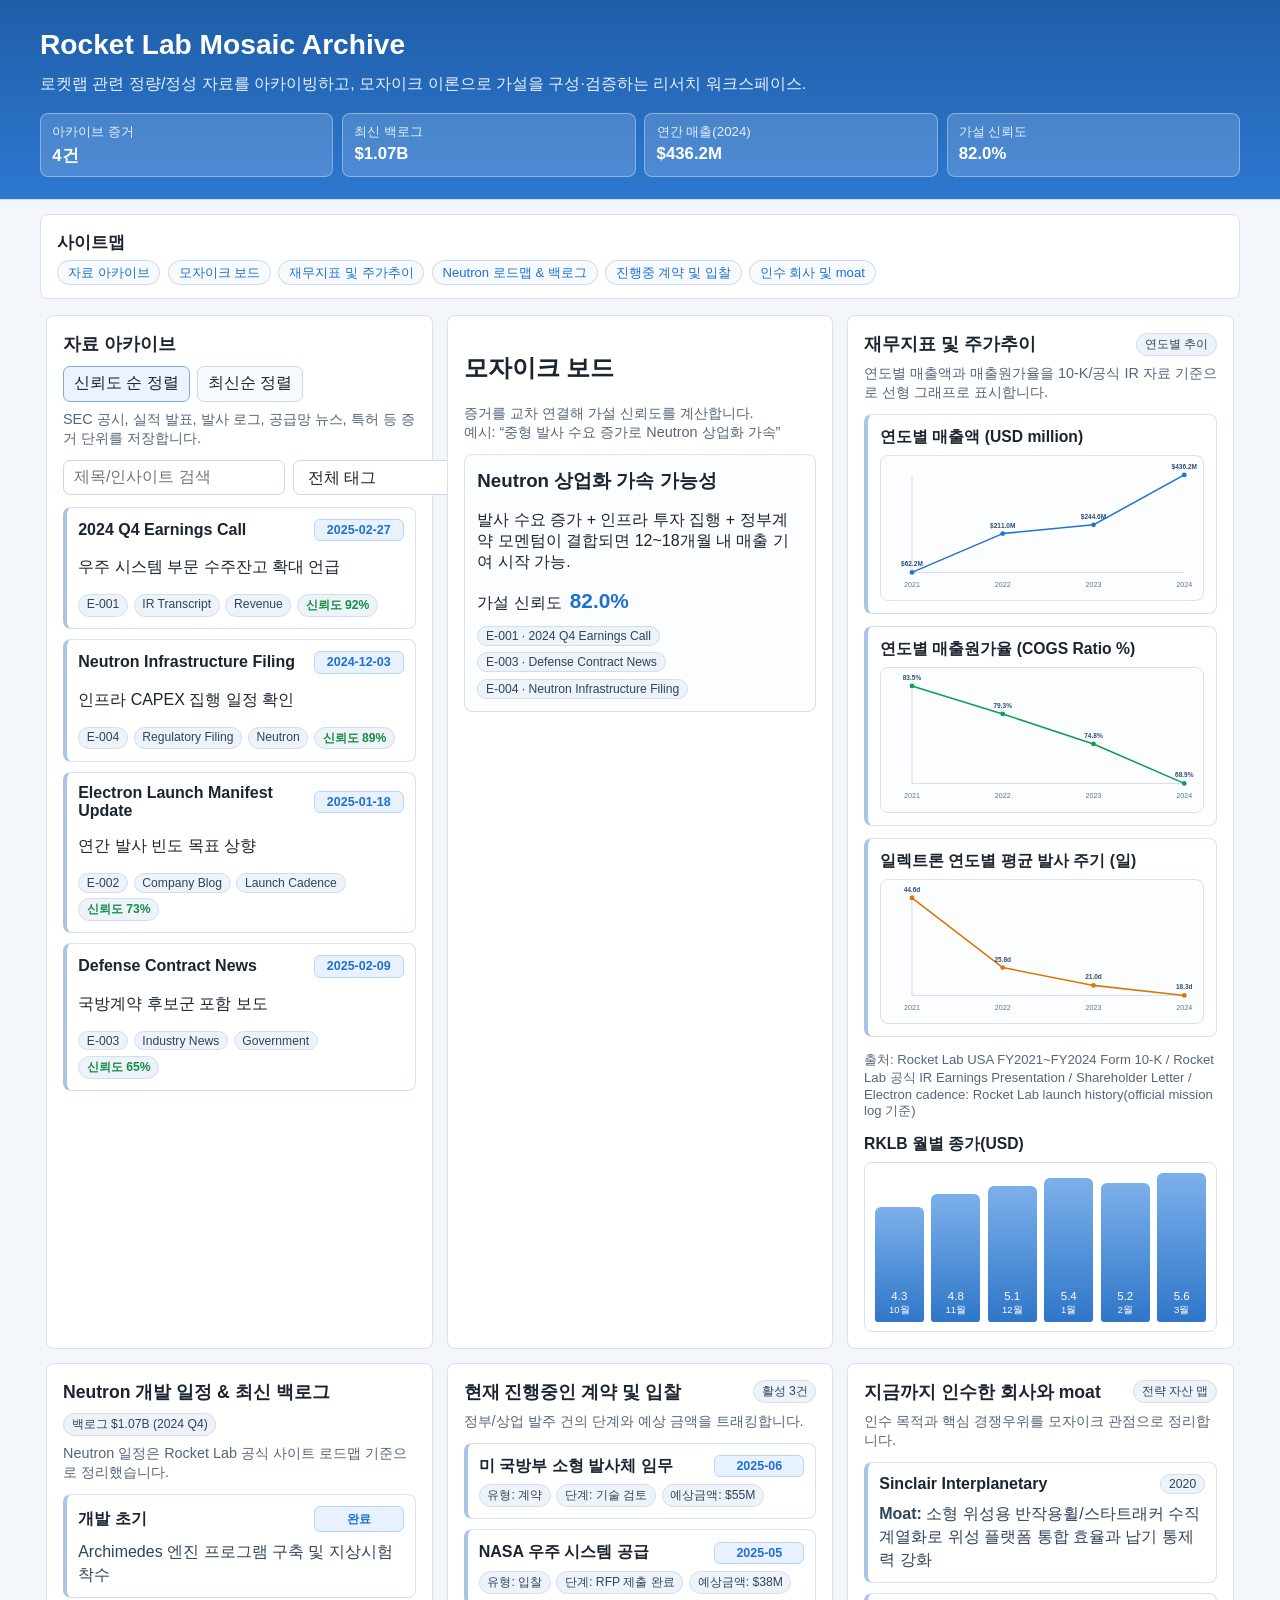
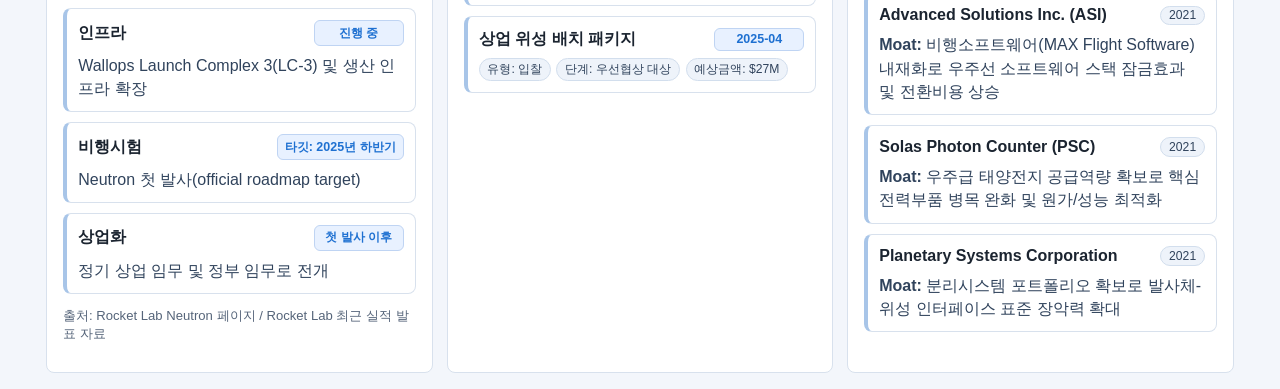
<file: index.html>
<!doctype html>
<html lang="ko">
  <head>
    <meta charset="UTF-8" />
    <meta name="viewport" content="width=device-width, initial-scale=1.0" />
    <title>Rocket Lab Mosaic Archive</title>
    <link rel="stylesheet" href="styles.css" />
  </head>
  <body>
    <header class="hero">
      <div class="hero-inner">
        <h1>Rocket Lab Mosaic Archive</h1>
        <p>
          로켓랩 관련 정량/정성 자료를 아카이빙하고,
          모자이크 이론으로 가설을 구성·검증하는 리서치 워크스페이스.
        </p>
        <div id="quickStats" class="quick-stats" aria-label="핵심 지표 요약"></div>
      </div>
    </header>

    <nav class="sitemap panel">
      <h2>사이트맵</h2>
      <ul>
        <li><a href="#archiveSection">자료 아카이브</a></li>
        <li><a href="#mosaicSection">모자이크 보드</a></li>
        <li><a href="#financialSection">재무지표 및 주가추이</a></li>
        <li><a href="#roadmapSection">Neutron 로드맵 & 백로그</a></li>
        <li><a href="#contractsSection">진행중 계약 및 입찰</a></li>
        <li><a href="#acquisitionsSection">인수 회사 및 moat</a></li>
      </ul>
    </nav>

    <main class="layout">
      <section class="panel" id="archiveSection">
        <div class="panel-header">
          <h2>자료 아카이브</h2>
          <div class="actions">
            <button id="sortReliability">신뢰도 순 정렬</button>
            <button id="sortRecent">최신순 정렬</button>
          </div>
        </div>
        <p class="hint">
          SEC 공시, 실적 발표, 발사 로그, 공급망 뉴스, 특허 등 증거 단위를 저장합니다.
        </p>
        <div class="toolbar" aria-label="아카이브 필터">
          <input id="archiveSearch" type="search" placeholder="제목/인사이트 검색" />
          <select id="tagFilter">
            <option value="all">전체 태그</option>
          </select>
        </div>
        <div id="archiveList" class="archive-list"></div>
      </section>

      <section class="panel" id="mosaicSection">
        <h2>모자이크 보드</h2>
        <p class="hint">
          증거를 교차 연결해 가설 신뢰도를 계산합니다.
          <br />
          예시: “중형 발사 수요 증가로 Neutron 상업화 가속”
        </p>

        <div class="hypothesis-card">
          <h3 id="hypothesisTitle"></h3>
          <p id="hypothesisDescription"></p>
          <div class="score-wrap">
            <span>가설 신뢰도</span>
            <strong id="confidenceScore"></strong>
          </div>
          <div id="linkedEvidence" class="linked-evidence"></div>
        </div>
      </section>

      <section class="panel" id="financialSection">
        <div class="panel-header">
          <h2>재무지표 및 주가추이</h2>
          <span class="chip">연도별 추이</span>
        </div>
        <p class="hint">연도별 매출액과 매출원가율을 10-K/공식 IR 자료 기준으로 선형 그래프로 표시합니다.</p>

        <div class="line-charts">
          <article class="line-card">
            <h3>연도별 매출액 (USD million)</h3>
            <div id="revenueLineChart" class="line-chart" aria-label="연도별 매출액 선형 그래프"></div>
          </article>

          <article class="line-card">
            <h3>연도별 매출원가율 (COGS Ratio %)</h3>
            <div id="cogsLineChart" class="line-chart" aria-label="연도별 매출원가율 선형 그래프"></div>
          </article>

          <article class="line-card">
            <h3>일렉트론 연도별 평균 발사 주기 (일)</h3>
            <div id="electronCadenceLineChart" class="line-chart" aria-label="일렉트론 발사 주기 선형 그래프"></div>
          </article>
        </div>

        <p id="financialSource" class="source-note"></p>

        <div class="stock-trend">
          <h3>RKLB 월별 종가(USD)</h3>
          <div id="stockBars" class="bars"></div>
        </div>
      </section>

      <section class="panel" id="roadmapSection">
        <div class="panel-header">
          <h2>Neutron 개발 일정 & 최신 백로그</h2>
          <span class="chip" id="backlogChip"></span>
        </div>
        <p class="hint">Neutron 일정은 Rocket Lab 공식 사이트 로드맵 기준으로 정리했습니다.</p>
        <div id="neutronRoadmapList" class="roadmap-list"></div>
        <p class="source-note">
          출처: Rocket Lab Neutron 페이지 / Rocket Lab 최근 실적 발표 자료
        </p>
      </section>

      <section class="panel" id="contractsSection">
        <div class="panel-header">
          <h2>현재 진행중인 계약 및 입찰</h2>
          <span id="activeCount" class="chip"></span>
        </div>
        <p class="hint">정부/상업 발주 건의 단계와 예상 금액을 트래킹합니다.</p>
        <div id="contractsList" class="contracts-list"></div>
      </section>

      <section class="panel" id="acquisitionsSection">
        <div class="panel-header">
          <h2>지금까지 인수한 회사와 moat</h2>
          <span class="chip">전략 자산 맵</span>
        </div>
        <p class="hint">인수 목적과 핵심 경쟁우위를 모자이크 관점으로 정리합니다.</p>
        <div id="acquisitionsList" class="acquisitions-list"></div>
      </section>
    </main>

    <button id="backToTop" class="back-to-top" aria-label="맨 위로 이동">↑</button>

    <script src="app.js"></script>
  </body>
</html>
</file>
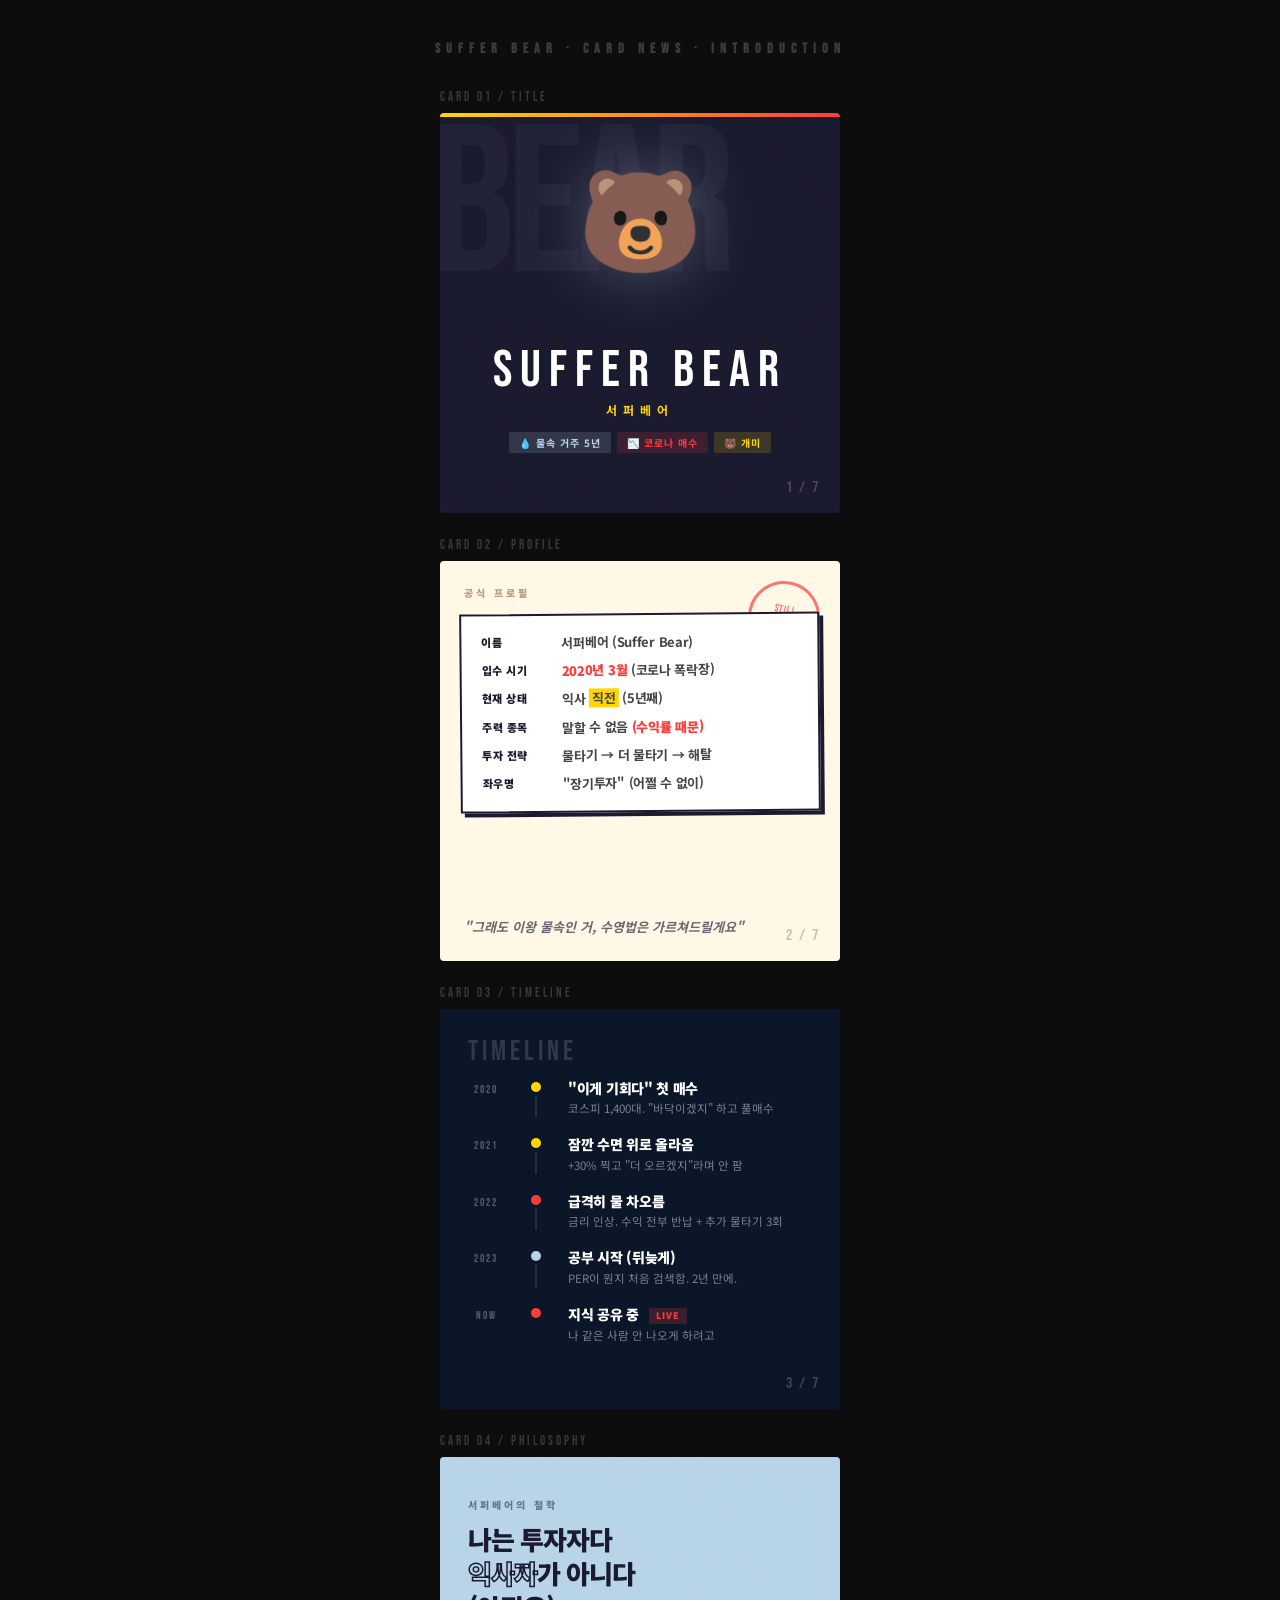
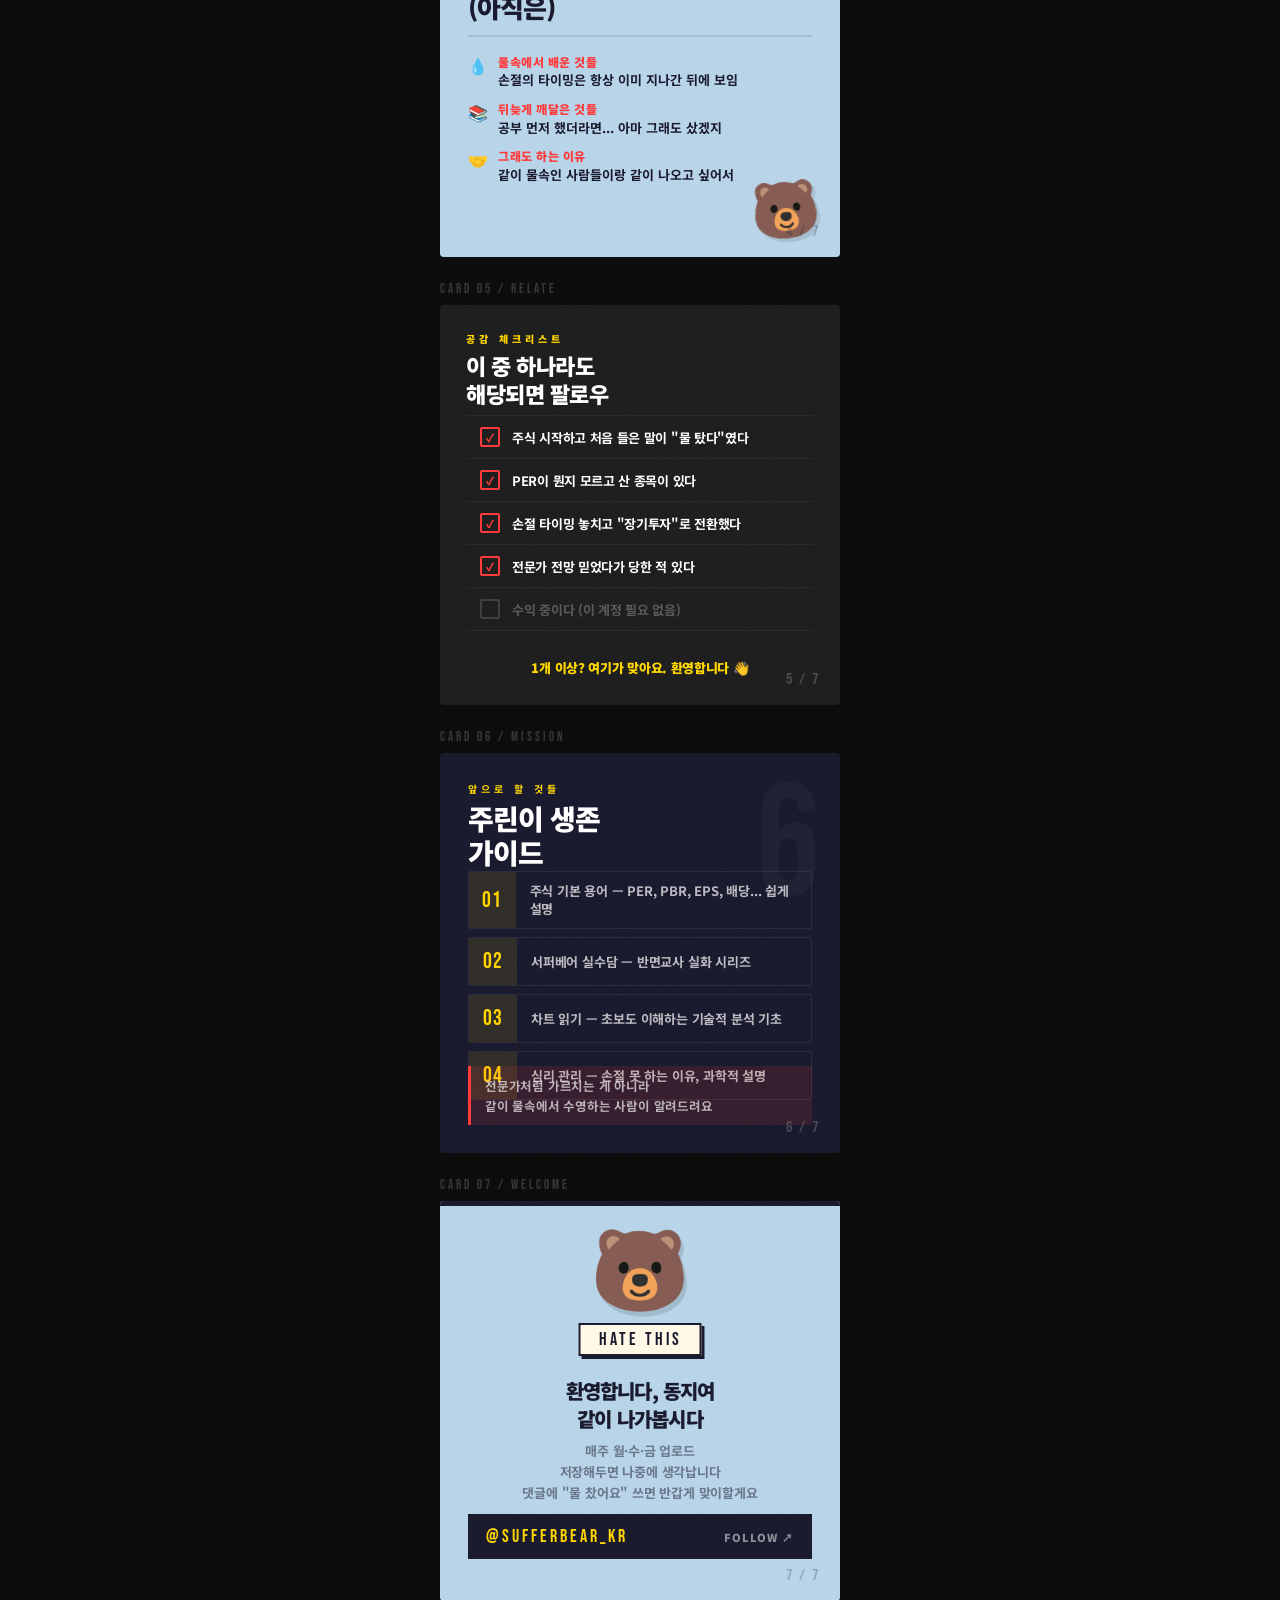
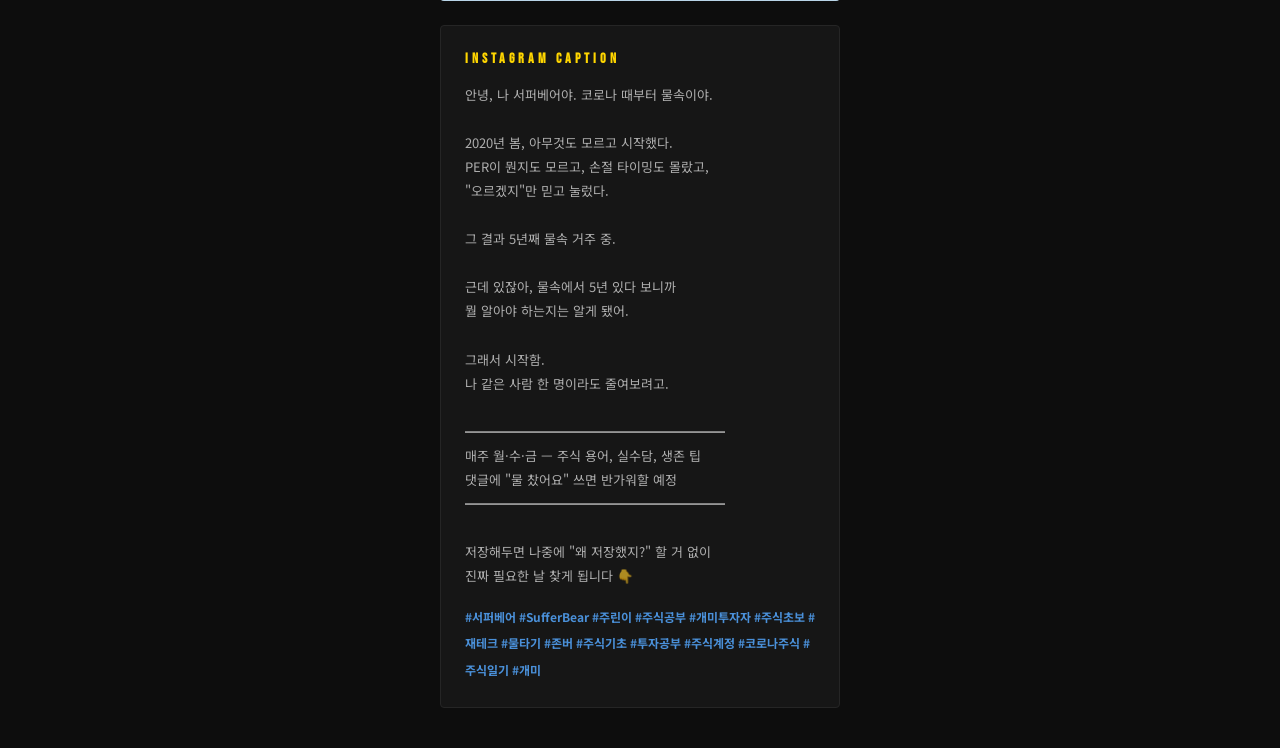
<file: cards/intro-card.html>
<!DOCTYPE html>
<html lang="ko">
<head>
<meta charset="UTF-8">
<meta name="viewport" content="width=device-width, initial-scale=1.0">
<title>서퍼베어 — 자기소개 카드뉴스</title>
<style>
  @import url('https://fonts.googleapis.com/css2?family=Noto+Sans+KR:wght@400;700;900&family=Bebas+Neue&display=swap');

  :root {
    --water:    #B8D4E8;
    --brown:    #8B5E3C;
    --red:      #FF3B3B;
    --cream:    #FFF8E7;
    --navy:     #1A1A2E;
    --yellow:   #FFD600;
    --deepblue: #0A1628;
  }

  * { margin: 0; padding: 0; box-sizing: border-box; }

  body {
    background: #0d0d0d;
    font-family: 'Noto Sans KR', sans-serif;
    display: flex;
    flex-direction: column;
    align-items: center;
    gap: 24px;
    padding: 40px 20px;
  }

  h1.page-title {
    font-family: 'Bebas Neue', sans-serif;
    font-size: 14px;
    letter-spacing: 6px;
    color: rgba(255,255,255,0.2);
    margin-bottom: 8px;
  }

  .card {
    width: 400px;
    height: 400px;
    position: relative;
    overflow: hidden;
    border-radius: 4px;
    flex-shrink: 0;
  }

  /* grain overlay */
  .card::after {
    content: '';
    position: absolute;
    inset: 0;
    background-image: url("data:image/svg+xml,%3Csvg viewBox='0 0 200 200' xmlns='http://www.w3.org/2000/svg'%3E%3Cfilter id='n'%3E%3CfeTurbulence type='fractalNoise' baseFrequency='0.85' numOctaves='4' stitchTiles='stitch'/%3E%3C/filter%3E%3Crect width='100%25' height='100%25' filter='url(%23n)' opacity='0.07'/%3E%3C/svg%3E");
    pointer-events: none;
    z-index: 100;
    mix-blend-mode: overlay;
    opacity: 0.7;
  }

  .page-num {
    position: absolute;
    bottom: 16px;
    right: 20px;
    font-family: 'Bebas Neue', sans-serif;
    font-size: 16px;
    letter-spacing: 2px;
    z-index: 10;
  }

  .card-group {
    display: flex;
    flex-direction: column;
    align-items: center;
    gap: 8px;
  }

  .card-group-label {
    align-self: flex-start;
    font-family: 'Bebas Neue', sans-serif;
    font-size: 13px;
    letter-spacing: 3px;
    color: rgba(255,255,255,0.18);
    text-transform: uppercase;
  }

  /* ─── CARD 1: 타이틀 ─── */
  #c1 {
    background: var(--navy);
  }

  #c1 .backdrop-text {
    position: absolute;
    top: -10px;
    left: -10px;
    font-family: 'Bebas Neue', sans-serif;
    font-size: 210px;
    line-height: 1;
    letter-spacing: -8px;
    color: rgba(255,255,255,0.04);
    user-select: none;
    white-space: nowrap;
  }

  #c1 .top-bar {
    position: absolute;
    top: 0;
    left: 0;
    right: 0;
    height: 4px;
    background: linear-gradient(to right, var(--yellow), var(--red));
  }

  #c1 .bear-center {
    position: absolute;
    top: 50px;
    left: 50%;
    transform: translateX(-50%);
    font-size: 100px;
    line-height: 1;
    filter: drop-shadow(0 0 30px rgba(184,212,232,0.3));
  }

  #c1 .name-block {
    position: absolute;
    bottom: 60px;
    left: 0;
    right: 0;
    text-align: center;
  }

  #c1 .name-en {
    font-family: 'Bebas Neue', sans-serif;
    font-size: 52px;
    letter-spacing: 8px;
    color: #fff;
    line-height: 1;
    margin-bottom: 4px;
  }

  #c1 .name-kr {
    font-size: 12px;
    font-weight: 700;
    letter-spacing: 6px;
    color: var(--yellow);
    text-transform: uppercase;
    margin-bottom: 14px;
  }

  #c1 .tag-row {
    display: flex;
    justify-content: center;
    gap: 6px;
  }

  #c1 .tag {
    font-size: 10px;
    font-weight: 700;
    padding: 3px 10px;
    letter-spacing: 1px;
    border-radius: 2px;
  }

  #c1 .tag-water { background: rgba(184,212,232,0.15); color: var(--water); }
  #c1 .tag-hold  { background: rgba(255,59,59,0.15);  color: var(--red); }
  #c1 .tag-bear  { background: rgba(255,214,0,0.15);  color: var(--yellow); }

  #c1 .page-num { color: rgba(255,255,255,0.2); }

  /* ─── CARD 2: 출생의 비밀 ─── */
  #c2 {
    background: var(--cream);
  }

  #c2 .stamp {
    position: absolute;
    top: 20px;
    right: 20px;
    width: 72px;
    height: 72px;
    border: 3px solid var(--red);
    border-radius: 50%;
    display: flex;
    align-items: center;
    justify-content: center;
    flex-direction: column;
    transform: rotate(12deg);
    opacity: 0.7;
  }

  #c2 .stamp-text {
    font-family: 'Bebas Neue', sans-serif;
    font-size: 11px;
    letter-spacing: 1px;
    color: var(--red);
    line-height: 1.3;
    text-align: center;
  }

  #c2 .profile-header {
    position: absolute;
    top: 24px;
    left: 24px;
    font-size: 10px;
    font-weight: 900;
    letter-spacing: 3px;
    text-transform: uppercase;
    color: var(--brown);
    opacity: 0.6;
  }

  #c2 .profile-card {
    position: absolute;
    top: 52px;
    left: 20px;
    right: 20px;
    background: #fff;
    border: 2px solid var(--navy);
    box-shadow: 4px 4px 0 var(--navy);
    padding: 18px 20px;
    transform: rotate(-0.5deg);
  }

  #c2 .profile-row {
    display: flex;
    gap: 0;
    margin-bottom: 10px;
    font-size: 13px;
    line-height: 1.4;
  }

  #c2 .profile-row:last-child { margin-bottom: 0; }

  #c2 .pr-key {
    min-width: 80px;
    font-weight: 900;
    color: var(--navy);
    font-size: 11px;
    letter-spacing: 0.5px;
    padding-top: 1px;
  }

  #c2 .pr-val {
    font-weight: 700;
    color: #444;
    font-size: 13px;
    letter-spacing: -0.3px;
  }

  #c2 .pr-val strong { color: var(--red); font-weight: 900; }
  #c2 .pr-val em { font-style: normal; background: var(--yellow); padding: 0 3px; }

  #c2 .quote-bottom {
    position: absolute;
    bottom: 24px;
    left: 24px;
    right: 24px;
    font-size: 13px;
    font-weight: 700;
    color: var(--navy);
    line-height: 1.65;
    font-style: italic;
    opacity: 0.65;
  }

  #c2 .page-num { color: rgba(26,26,46,0.25); }

  /* ─── CARD 3: 타임라인 ─── */
  #c3 {
    background: var(--deepblue);
  }

  #c3 .section-title {
    position: absolute;
    top: 26px;
    left: 28px;
    font-family: 'Bebas Neue', sans-serif;
    font-size: 28px;
    letter-spacing: 4px;
    color: rgba(255,255,255,0.15);
  }

  #c3 .timeline {
    position: absolute;
    top: 70px;
    left: 28px;
    right: 28px;
    display: flex;
    flex-direction: column;
    gap: 0;
  }

  #c3 .tl-item {
    display: flex;
    gap: 14px;
    position: relative;
    padding-bottom: 18px;
  }

  #c3 .tl-item:last-child { padding-bottom: 0; }

  #c3 .tl-left {
    display: flex;
    flex-direction: column;
    align-items: center;
    flex-shrink: 0;
    width: 36px;
  }

  #c3 .tl-dot {
    width: 10px;
    height: 10px;
    border-radius: 50%;
    flex-shrink: 0;
    margin-top: 3px;
  }

  #c3 .tl-line {
    width: 1.5px;
    flex: 1;
    margin-top: 4px;
    background: rgba(255,255,255,0.1);
    min-height: 12px;
  }

  #c3 .tl-item:last-child .tl-line { display: none; }

  #c3 .tl-year {
    font-family: 'Bebas Neue', sans-serif;
    font-size: 11px;
    letter-spacing: 2px;
    color: rgba(255,255,255,0.3);
    line-height: 1;
    margin-top: 5px;
    text-align: center;
    flex-shrink: 0;
    width: 36px;
  }

  #c3 .tl-content {
    flex: 1;
  }

  #c3 .tl-title {
    font-weight: 900;
    font-size: 14px;
    color: #fff;
    letter-spacing: -0.3px;
    line-height: 1.3;
    margin-bottom: 3px;
  }

  #c3 .tl-desc {
    font-size: 11.5px;
    color: rgba(255,255,255,0.45);
    line-height: 1.5;
    font-weight: 400;
  }

  .tl-dot.yellow  { background: var(--yellow); }
  .tl-dot.red     { background: var(--red); }
  .tl-dot.water   { background: var(--water); }
  .tl-dot.grey    { background: rgba(255,255,255,0.2); }

  #c3 .current-badge {
    display: inline-flex;
    align-items: center;
    background: rgba(255,59,59,0.2);
    color: var(--red);
    font-size: 9px;
    font-weight: 900;
    padding: 2px 7px;
    border-radius: 2px;
    letter-spacing: 1px;
    text-transform: uppercase;
    margin-left: 6px;
    vertical-align: middle;
  }

  #c3 .page-num { color: rgba(255,255,255,0.2); }

  /* ─── CARD 4: 철학 ─── */
  #c4 {
    background: var(--water);
  }

  #c4 .main-quote {
    position: absolute;
    top: 40px;
    left: 28px;
    right: 28px;
  }

  #c4 .mq-tag {
    font-size: 10px;
    font-weight: 900;
    letter-spacing: 3px;
    color: var(--navy);
    opacity: 0.5;
    text-transform: uppercase;
    margin-bottom: 10px;
  }

  #c4 .mq-text {
    font-weight: 900;
    font-size: 26px;
    color: var(--navy);
    line-height: 1.3;
    letter-spacing: -1px;
  }

  #c4 .mq-text em {
    font-style: normal;
    -webkit-text-stroke: 1.5px var(--navy);
    color: transparent;
  }

  #c4 .divider-h {
    position: absolute;
    top: 178px;
    left: 28px;
    right: 28px;
    height: 2px;
    background: rgba(26,26,46,0.12);
  }

  #c4 .beliefs {
    position: absolute;
    top: 196px;
    left: 28px;
    right: 28px;
    display: flex;
    flex-direction: column;
    gap: 10px;
  }

  #c4 .belief-item {
    display: flex;
    align-items: flex-start;
    gap: 10px;
    font-size: 13px;
    font-weight: 700;
    color: var(--navy);
    line-height: 1.45;
  }

  #c4 .belief-icon {
    font-size: 16px;
    flex-shrink: 0;
    margin-top: 1px;
  }

  #c4 .belief-text strong {
    display: block;
    font-size: 12px;
    font-weight: 900;
    color: var(--red);
    margin-bottom: 1px;
    letter-spacing: 0.5px;
  }

  #c4 .bear-bottom {
    position: absolute;
    bottom: 24px;
    right: 20px;
    font-size: 56px;
    line-height: 1;
    filter: drop-shadow(3px 4px 0 rgba(0,0,0,0.1));
    transform: rotate(-6deg);
  }

  #c4 .page-num { color: rgba(26,26,46,0.25); }

  /* ─── CARD 5: 공감존 ─── */
  #c5 {
    background: #1E1E1E;
  }

  #c5 .title-area {
    position: absolute;
    top: 26px;
    left: 26px;
    right: 26px;
  }

  #c5 .ta-label {
    font-size: 10px;
    font-weight: 900;
    letter-spacing: 4px;
    color: var(--yellow);
    text-transform: uppercase;
    margin-bottom: 6px;
  }

  #c5 .ta-title {
    font-weight: 900;
    font-size: 22px;
    color: #fff;
    letter-spacing: -0.5px;
    line-height: 1.25;
  }

  #c5 .checklist {
    position: absolute;
    top: 110px;
    left: 26px;
    right: 26px;
    display: flex;
    flex-direction: column;
    gap: 0;
  }

  #c5 .check-item {
    display: flex;
    align-items: center;
    gap: 12px;
    padding: 11px 14px;
    border-bottom: 1px solid rgba(255,255,255,0.05);
    cursor: default;
  }

  #c5 .check-item:first-child { border-top: 1px solid rgba(255,255,255,0.05); }

  #c5 .check-box {
    width: 20px;
    height: 20px;
    border: 2px solid;
    border-radius: 2px;
    display: flex;
    align-items: center;
    justify-content: center;
    flex-shrink: 0;
    font-size: 11px;
    font-weight: 900;
  }

  #c5 .check-box.yes { border-color: var(--red); color: var(--red); }
  #c5 .check-box.no  { border-color: rgba(255,255,255,0.15); color: transparent; }

  #c5 .check-text {
    font-size: 13px;
    font-weight: 700;
    color: rgba(255,255,255,0.75);
    letter-spacing: -0.3px;
  }

  #c5 .check-item.active .check-text {
    color: #fff;
  }

  #c5 .bottom-line {
    position: absolute;
    bottom: 28px;
    left: 26px;
    right: 26px;
    font-size: 13px;
    font-weight: 900;
    color: var(--yellow);
    text-align: center;
    letter-spacing: -0.3px;
  }

  #c5 .page-num { color: rgba(255,255,255,0.2); }

  /* ─── CARD 6: 미션 ─── */
  #c6 {
    background: var(--navy);
  }

  #c6 .big-num {
    position: absolute;
    top: 14px;
    right: 20px;
    font-family: 'Bebas Neue', sans-serif;
    font-size: 160px;
    color: rgba(255,255,255,0.03);
    line-height: 1;
    user-select: none;
  }

  #c6 .mission-header {
    position: absolute;
    top: 28px;
    left: 28px;
  }

  #c6 .mh-label {
    font-size: 10px;
    letter-spacing: 4px;
    color: var(--yellow);
    font-weight: 700;
    text-transform: uppercase;
    margin-bottom: 6px;
  }

  #c6 .mh-title {
    font-weight: 900;
    font-size: 28px;
    color: #fff;
    letter-spacing: -1px;
    line-height: 1.2;
  }

  #c6 .mission-cards {
    position: absolute;
    top: 118px;
    left: 28px;
    right: 28px;
    display: flex;
    flex-direction: column;
    gap: 8px;
  }

  #c6 .mc-item {
    display: flex;
    gap: 0;
    border: 1.5px solid rgba(255,255,255,0.08);
    overflow: hidden;
    border-radius: 2px;
  }

  #c6 .mc-num {
    font-family: 'Bebas Neue', sans-serif;
    font-size: 22px;
    background: rgba(255,214,0,0.1);
    color: var(--yellow);
    padding: 10px 14px;
    display: flex;
    align-items: center;
    justify-content: center;
    min-width: 46px;
    letter-spacing: 1px;
  }

  #c6 .mc-text {
    padding: 10px 14px;
    font-size: 13px;
    font-weight: 700;
    color: rgba(255,255,255,0.7);
    display: flex;
    align-items: center;
    line-height: 1.4;
    letter-spacing: -0.2px;
  }

  #c6 .bottom-msg {
    position: absolute;
    bottom: 28px;
    left: 28px;
    right: 28px;
    background: rgba(255,59,59,0.12);
    border-left: 3px solid var(--red);
    padding: 10px 14px;
    font-size: 12.5px;
    font-weight: 700;
    color: rgba(255,255,255,0.65);
    line-height: 1.55;
    letter-spacing: -0.2px;
  }

  #c6 .page-num { color: rgba(255,255,255,0.2); }

  /* ─── CARD 7: 시작 선언 ─── */
  #c7 {
    background: var(--water);
  }

  #c7 .top-accent {
    position: absolute;
    top: 0;
    left: 0;
    right: 0;
    height: 5px;
    background: var(--navy);
  }

  #c7 .bear-hero {
    position: absolute;
    top: 22px;
    left: 50%;
    transform: translateX(-50%);
    font-size: 80px;
    line-height: 1;
    filter: drop-shadow(3px 5px 0 rgba(0,0,0,0.12));
  }

  #c7 .hate-badge {
    position: absolute;
    top: 122px;
    left: 50%;
    transform: translateX(-50%);
    background: var(--cream);
    border: 2.5px solid var(--navy);
    font-family: 'Bebas Neue', sans-serif;
    font-size: 18px;
    letter-spacing: 3px;
    color: var(--navy);
    padding: 4px 18px;
    white-space: nowrap;
    box-shadow: 3px 3px 0 var(--navy);
  }

  #c7 .declaration {
    position: absolute;
    top: 176px;
    left: 0;
    right: 0;
    text-align: center;
    padding: 0 28px;
  }

  #c7 .decl-main {
    font-weight: 900;
    font-size: 20px;
    color: var(--navy);
    letter-spacing: -0.8px;
    line-height: 1.4;
    margin-bottom: 8px;
  }

  #c7 .decl-sub {
    font-size: 13px;
    font-weight: 700;
    color: var(--navy);
    opacity: 0.5;
    line-height: 1.6;
    letter-spacing: -0.2px;
  }

  #c7 .follow-box {
    position: absolute;
    bottom: 42px;
    left: 28px;
    right: 28px;
    background: var(--navy);
    display: flex;
    align-items: center;
    justify-content: space-between;
    padding: 12px 18px;
  }

  #c7 .follow-handle {
    font-family: 'Bebas Neue', sans-serif;
    font-size: 18px;
    letter-spacing: 3px;
    color: var(--yellow);
  }

  #c7 .follow-cta {
    font-size: 11px;
    font-weight: 900;
    color: rgba(255,255,255,0.5);
    letter-spacing: 1px;
    text-transform: uppercase;
  }

  #c7 .page-num { color: rgba(26,26,46,0.25); }

  /* ─── Caption ─── */
  .caption-block {
    width: 400px;
    background: #161616;
    border: 1px solid #252525;
    padding: 24px;
    border-radius: 4px;
  }

  .caption-block h3 {
    font-family: 'Bebas Neue', sans-serif;
    font-size: 14px;
    letter-spacing: 4px;
    color: var(--yellow);
    margin-bottom: 16px;
  }

  .caption-block pre {
    font-size: 13px;
    line-height: 1.85;
    white-space: pre-wrap;
    color: rgba(255,255,255,0.65);
    font-family: 'Noto Sans KR', sans-serif;
  }

  .caption-block .hashtags {
    margin-top: 16px;
    font-size: 12px;
    color: #4A90D9;
    line-height: 2.2;
    font-weight: 700;
  }
</style>
</head>
<body>

<h1 class="page-title">Suffer Bear · Card News · Introduction</h1>

<!-- ───────── CARD 1 ───────── -->
<div class="card-group">
  <span class="card-group-label">Card 01 / Title</span>
  <div class="card" id="c1">
    <div class="backdrop-text">BEAR</div>
    <div class="top-bar"></div>
    <div class="bear-center">🐻</div>
    <div class="name-block">
      <div class="name-en">SUFFER BEAR</div>
      <div class="name-kr">서퍼베어</div>
      <div class="tag-row">
        <span class="tag tag-water">💧 물속 거주 5년</span>
        <span class="tag tag-hold">📉 코로나 매수</span>
        <span class="tag tag-bear">🐻 개미</span>
      </div>
    </div>
    <div class="page-num">1 / 7</div>
  </div>
</div>

<!-- ───────── CARD 2 ───────── -->
<div class="card-group">
  <span class="card-group-label">Card 02 / Profile</span>
  <div class="card" id="c2">
    <div class="stamp">
      <div class="stamp-text">STILL<br>HOLDING</div>
    </div>
    <div class="profile-header">공식 프로필</div>
    <div class="profile-card">
      <div class="profile-row">
        <span class="pr-key">이름</span>
        <span class="pr-val">서퍼베어 (Suffer Bear)</span>
      </div>
      <div class="profile-row">
        <span class="pr-key">입수 시기</span>
        <span class="pr-val"><strong>2020년 3월</strong> (코로나 폭락장)</span>
      </div>
      <div class="profile-row">
        <span class="pr-key">현재 상태</span>
        <span class="pr-val">익사 <em>직전</em> (5년째)</span>
      </div>
      <div class="profile-row">
        <span class="pr-key">주력 종목</span>
        <span class="pr-val">말할 수 없음 <strong>(수익률 때문)</strong></span>
      </div>
      <div class="profile-row">
        <span class="pr-key">투자 전략</span>
        <span class="pr-val">물타기 → 더 물타기 → 해탈</span>
      </div>
      <div class="profile-row">
        <span class="pr-key">좌우명</span>
        <span class="pr-val">"장기투자" (어쩔 수 없이)</span>
      </div>
    </div>
    <div class="quote-bottom">
      "그래도 이왕 물속인 거, 수영법은 가르쳐드릴게요"
    </div>
    <div class="page-num">2 / 7</div>
  </div>
</div>

<!-- ───────── CARD 3 ───────── -->
<div class="card-group">
  <span class="card-group-label">Card 03 / Timeline</span>
  <div class="card" id="c3">
    <div class="section-title">TIMELINE</div>
    <div class="timeline">
      <div class="tl-item">
        <div class="tl-year">2020</div>
        <div class="tl-left">
          <div class="tl-dot yellow"></div>
          <div class="tl-line"></div>
        </div>
        <div class="tl-content">
          <div class="tl-title">"이게 기회다" 첫 매수</div>
          <div class="tl-desc">코스피 1,400대. "바닥이겠지" 하고 풀매수</div>
        </div>
      </div>
      <div class="tl-item">
        <div class="tl-year">2021</div>
        <div class="tl-left">
          <div class="tl-dot yellow"></div>
          <div class="tl-line"></div>
        </div>
        <div class="tl-content">
          <div class="tl-title">잠깐 수면 위로 올라옴</div>
          <div class="tl-desc">+30% 찍고 "더 오르겠지"라며 안 팜</div>
        </div>
      </div>
      <div class="tl-item">
        <div class="tl-year">2022</div>
        <div class="tl-left">
          <div class="tl-dot red"></div>
          <div class="tl-line"></div>
        </div>
        <div class="tl-content">
          <div class="tl-title">급격히 물 차오름</div>
          <div class="tl-desc">금리 인상. 수익 전부 반납 + 추가 물타기 3회</div>
        </div>
      </div>
      <div class="tl-item">
        <div class="tl-year">2023</div>
        <div class="tl-left">
          <div class="tl-dot water"></div>
          <div class="tl-line"></div>
        </div>
        <div class="tl-content">
          <div class="tl-title">공부 시작 (뒤늦게)</div>
          <div class="tl-desc">PER이 뭔지 처음 검색함. 2년 만에.</div>
        </div>
      </div>
      <div class="tl-item">
        <div class="tl-year">NOW</div>
        <div class="tl-left">
          <div class="tl-dot red"></div>
        </div>
        <div class="tl-content">
          <div class="tl-title">
            지식 공유 중
            <span class="current-badge">LIVE</span>
          </div>
          <div class="tl-desc">나 같은 사람 안 나오게 하려고</div>
        </div>
      </div>
    </div>
    <div class="page-num">3 / 7</div>
  </div>
</div>

<!-- ───────── CARD 4 ───────── -->
<div class="card-group">
  <span class="card-group-label">Card 04 / Philosophy</span>
  <div class="card" id="c4">
    <div class="main-quote">
      <div class="mq-tag">서퍼베어의 철학</div>
      <div class="mq-text">
        나는 투자자다<br>
        <em>익사자</em>가 아니다<br>
        (아직은)
      </div>
    </div>
    <div class="divider-h"></div>
    <div class="beliefs">
      <div class="belief-item">
        <span class="belief-icon">💧</span>
        <div class="belief-text">
          <strong>물속에서 배운 것들</strong>
          손절의 타이밍은 항상 이미 지나간 뒤에 보임
        </div>
      </div>
      <div class="belief-item">
        <span class="belief-icon">📚</span>
        <div class="belief-text">
          <strong>뒤늦게 깨달은 것들</strong>
          공부 먼저 했더라면... 아마 그래도 샀겠지
        </div>
      </div>
      <div class="belief-item">
        <span class="belief-icon">🤝</span>
        <div class="belief-text">
          <strong>그래도 하는 이유</strong>
          같이 물속인 사람들이랑 같이 나오고 싶어서
        </div>
      </div>
    </div>
    <div class="bear-bottom">🐻</div>
    <div class="page-num">4 / 7</div>
  </div>
</div>

<!-- ───────── CARD 5 ───────── -->
<div class="card-group">
  <span class="card-group-label">Card 05 / Relate</span>
  <div class="card" id="c5">
    <div class="title-area">
      <div class="ta-label">공감 체크리스트</div>
      <div class="ta-title">이 중 하나라도<br>해당되면 팔로우</div>
    </div>
    <div class="checklist">
      <div class="check-item active">
        <div class="check-box yes">✓</div>
        <span class="check-text">주식 시작하고 처음 들은 말이 "물 탔다"였다</span>
      </div>
      <div class="check-item active">
        <div class="check-box yes">✓</div>
        <span class="check-text">PER이 뭔지 모르고 산 종목이 있다</span>
      </div>
      <div class="check-item active">
        <div class="check-box yes">✓</div>
        <span class="check-text">손절 타이밍 놓치고 "장기투자"로 전환했다</span>
      </div>
      <div class="check-item active">
        <div class="check-box yes">✓</div>
        <span class="check-text">전문가 전망 믿었다가 당한 적 있다</span>
      </div>
      <div class="check-item">
        <div class="check-box no">✓</div>
        <span class="check-text" style="opacity:0.35">수익 중이다 (이 계정 필요 없음)</span>
      </div>
    </div>
    <div class="bottom-line">
      1개 이상? 여기가 맞아요. 환영합니다 👋
    </div>
    <div class="page-num">5 / 7</div>
  </div>
</div>

<!-- ───────── CARD 6 ───────── -->
<div class="card-group">
  <span class="card-group-label">Card 06 / Mission</span>
  <div class="card" id="c6">
    <div class="big-num">6</div>
    <div class="mission-header">
      <div class="mh-label">앞으로 할 것들</div>
      <div class="mh-title">주린이 생존<br>가이드</div>
    </div>
    <div class="mission-cards">
      <div class="mc-item">
        <div class="mc-num">01</div>
        <div class="mc-text">주식 기본 용어 — PER, PBR, EPS, 배당... 쉽게 설명</div>
      </div>
      <div class="mc-item">
        <div class="mc-num">02</div>
        <div class="mc-text">서퍼베어 실수담 — 반면교사 실화 시리즈</div>
      </div>
      <div class="mc-item">
        <div class="mc-num">03</div>
        <div class="mc-text">차트 읽기 — 초보도 이해하는 기술적 분석 기초</div>
      </div>
      <div class="mc-item">
        <div class="mc-num">04</div>
        <div class="mc-text">심리 관리 — 손절 못 하는 이유, 과학적 설명</div>
      </div>
    </div>
    <div class="bottom-msg">
      전문가처럼 가르치는 게 아니라<br>
      같이 물속에서 수영하는 사람이 알려드려요
    </div>
    <div class="page-num">6 / 7</div>
  </div>
</div>

<!-- ───────── CARD 7 ───────── -->
<div class="card-group">
  <span class="card-group-label">Card 07 / Welcome</span>
  <div class="card" id="c7">
    <div class="top-accent"></div>
    <div class="bear-hero">🐻</div>
    <div class="hate-badge">HATE THIS</div>
    <div class="declaration">
      <div class="decl-main">
        환영합니다, 동지여<br>
        같이 나가봅시다
      </div>
      <div class="decl-sub">
        매주 월·수·금 업로드<br>
        저장해두면 나중에 생각납니다<br>
        댓글에 "물 찼어요" 쓰면 반갑게 맞이할게요
      </div>
    </div>
    <div class="follow-box">
      <span class="follow-handle">@SUFFERBEAR_KR</span>
      <span class="follow-cta">Follow ↗</span>
    </div>
    <div class="page-num">7 / 7</div>
  </div>
</div>

<!-- ───────── Caption ───────── -->
<div class="caption-block">
  <h3>Instagram Caption</h3>
  <pre>안녕, 나 서퍼베어야. 코로나 때부터 물속이야.

2020년 봄, 아무것도 모르고 시작했다.
PER이 뭔지도 모르고, 손절 타이밍도 몰랐고,
"오르겠지"만 믿고 눌렀다.

그 결과 5년째 물속 거주 중.

근데 있잖아, 물속에서 5년 있다 보니까
뭘 알아야 하는지는 알게 됐어.

그래서 시작함.
나 같은 사람 한 명이라도 줄여보려고.

━━━━━━━━━━━━━━━━━━━━
매주 월·수·금 — 주식 용어, 실수담, 생존 팁
댓글에 "물 찼어요" 쓰면 반가워할 예정
━━━━━━━━━━━━━━━━━━━━

저장해두면 나중에 "왜 저장했지?" 할 거 없이
진짜 필요한 날 찾게 됩니다 👇</pre>
  <div class="hashtags">
    #서퍼베어 #SufferBear #주린이 #주식공부
    #개미투자자 #주식초보 #재테크 #물타기
    #존버 #주식기초 #투자공부 #주식계정
    #코로나주식 #주식일기 #개미
  </div>
</div>

</body>
</html>
</file>
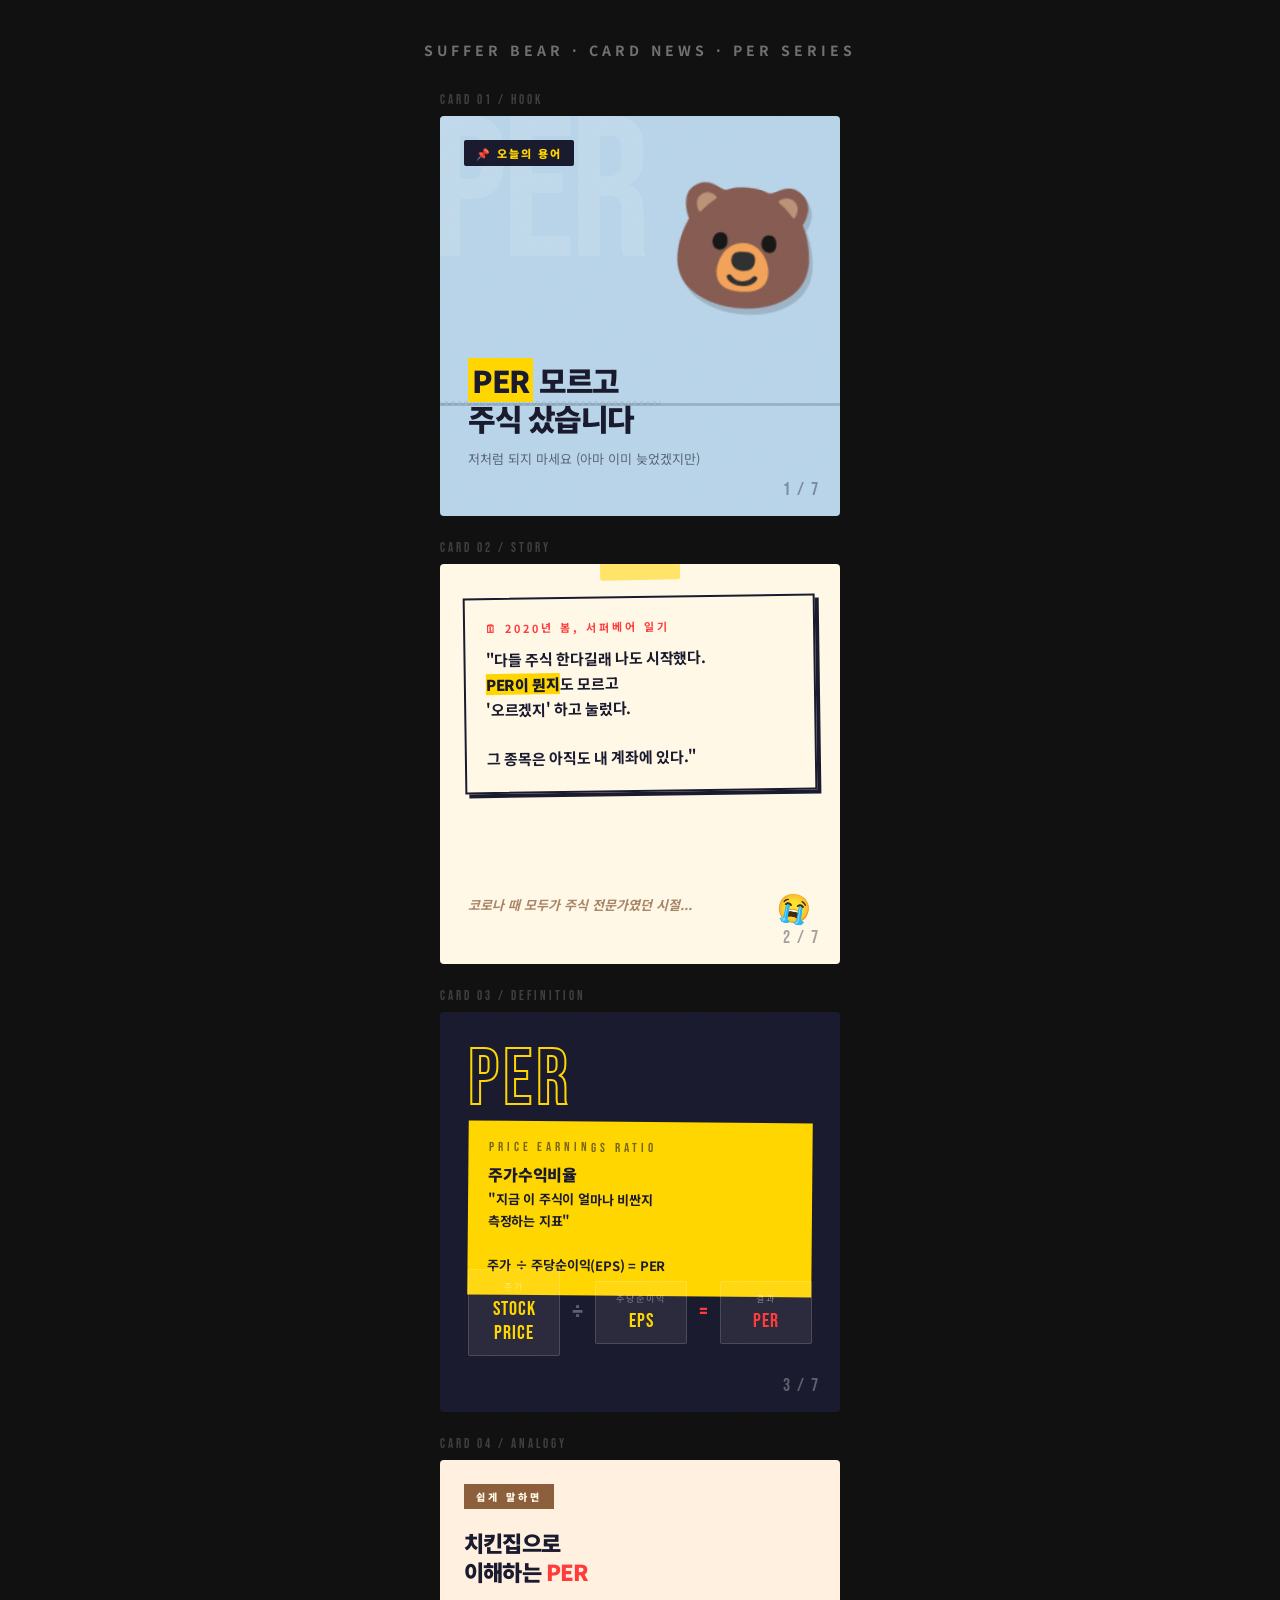
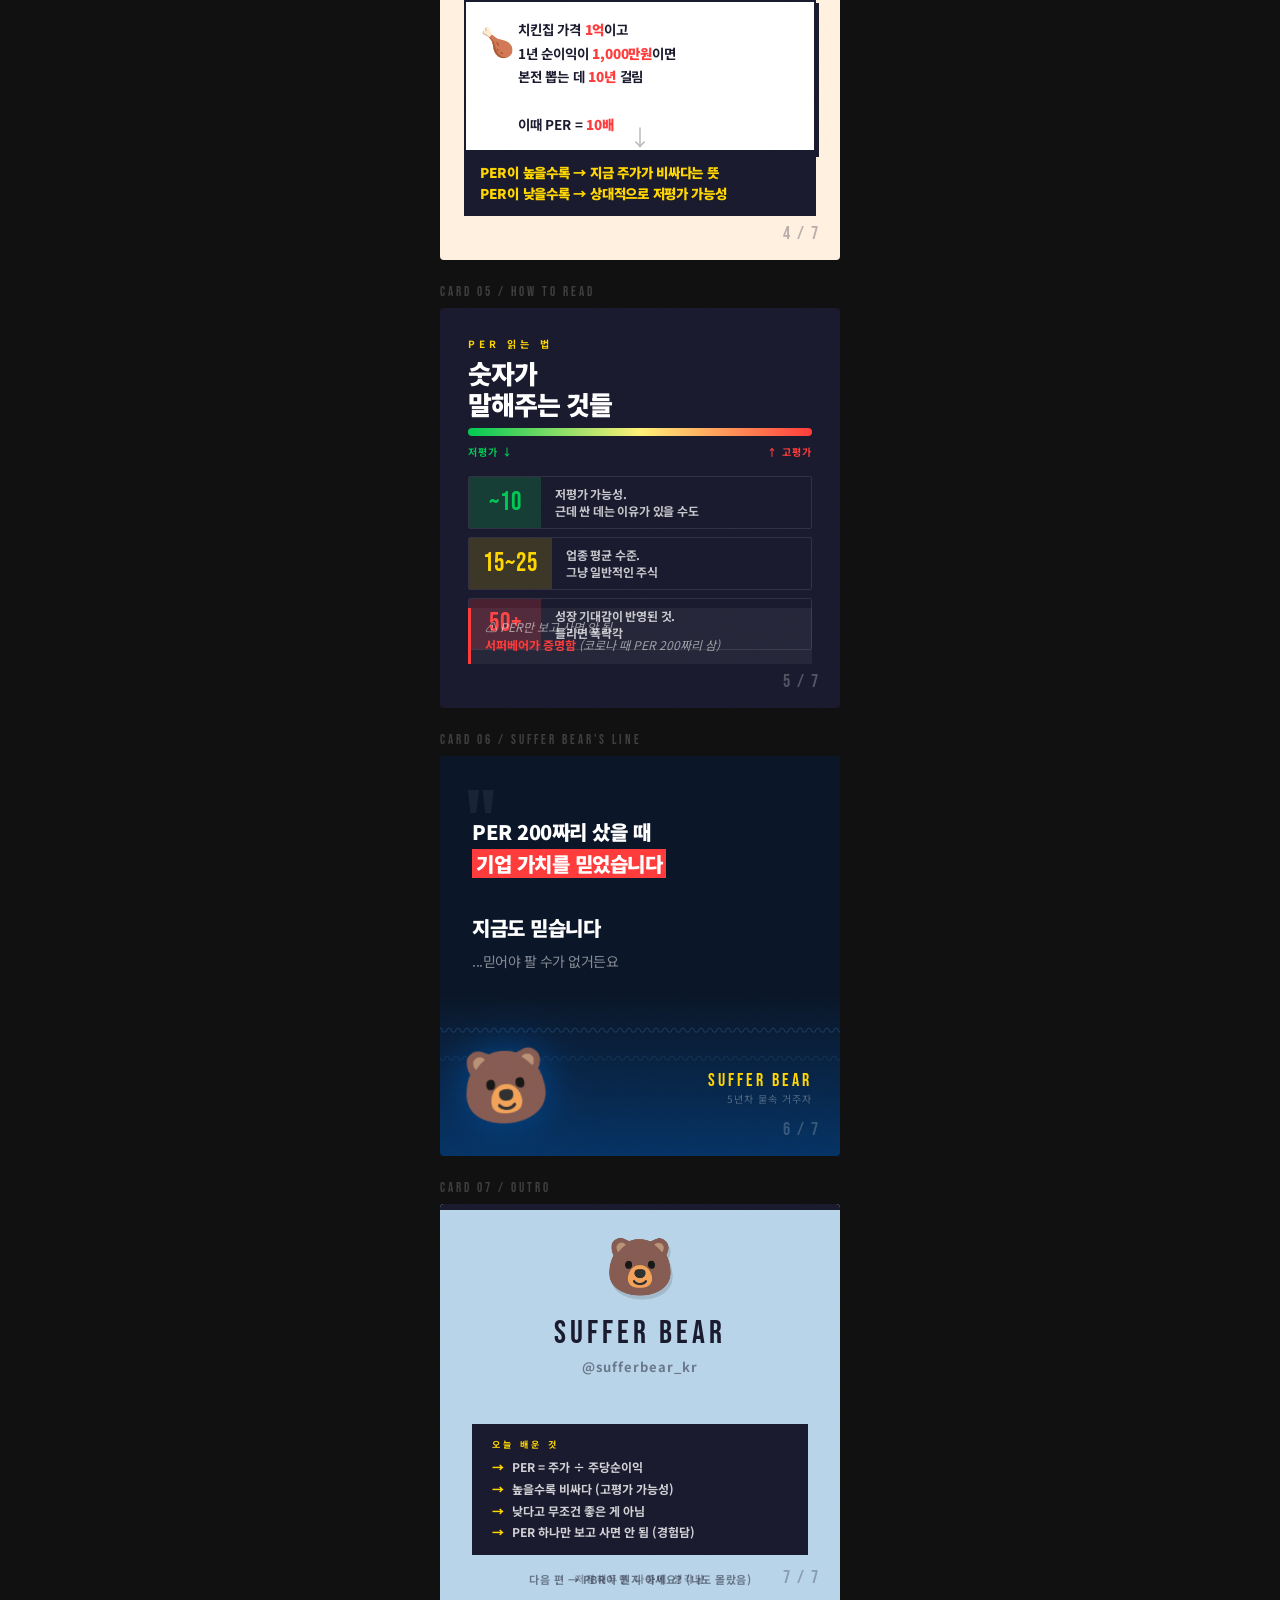
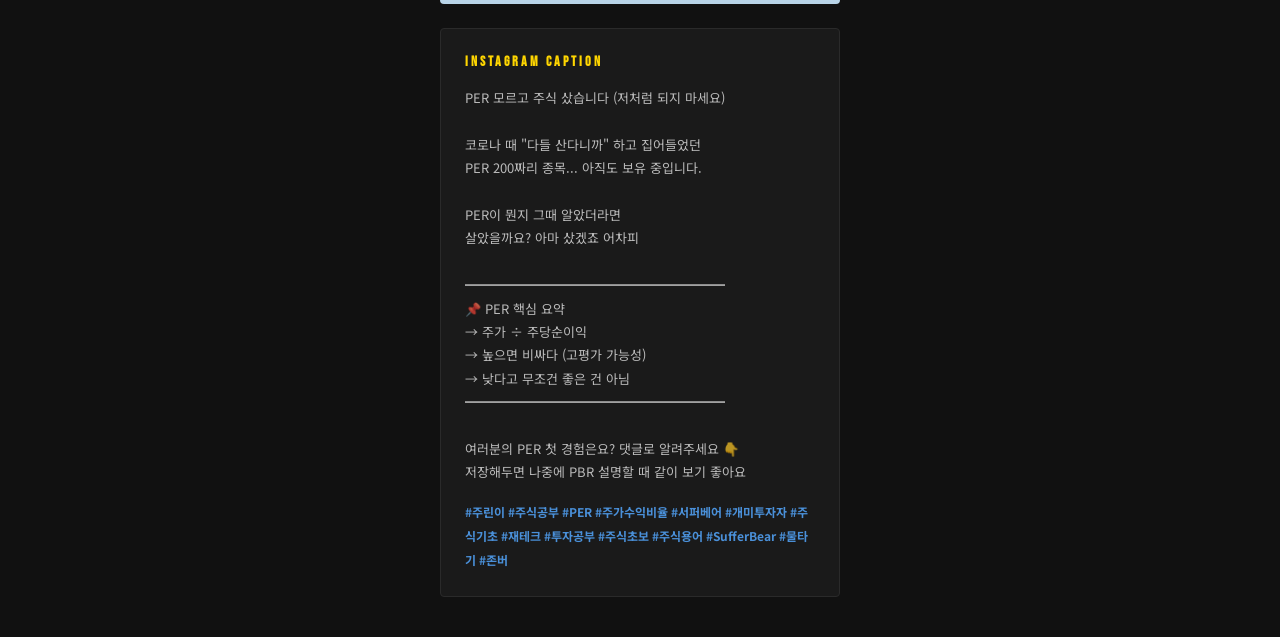
<file: cards/per-card.html>
<!DOCTYPE html>
<html lang="ko">
<head>
<meta charset="UTF-8">
<meta name="viewport" content="width=device-width, initial-scale=1.0">
<title>서퍼베어 — PER 카드뉴스</title>
<style>
  @import url('https://fonts.googleapis.com/css2?family=Noto+Sans+KR:wght@400;700;900&family=Bebas+Neue&display=swap');

  :root {
    --water:   #B8D4E8;
    --brown:   #8B5E3C;
    --red:     #FF3B3B;
    --green:   #00C853;
    --cream:   #FFF8E7;
    --navy:    #1A1A2E;
    --yellow:  #FFD600;
    --deepblue:#0A1628;
  }

  * { margin: 0; padding: 0; box-sizing: border-box; }

  body {
    background: #111;
    font-family: 'Noto Sans KR', sans-serif;
    display: flex;
    flex-direction: column;
    align-items: center;
    gap: 24px;
    padding: 40px 20px;
  }

  h1.page-title {
    color: #fff;
    font-size: 14px;
    letter-spacing: 4px;
    text-transform: uppercase;
    opacity: 0.4;
    margin-bottom: 8px;
  }

  /* ── 카드 공통 ── */
  .card {
    width: 400px;
    height: 400px;
    position: relative;
    overflow: hidden;
    border-radius: 4px;
    flex-shrink: 0;
  }

  /* grain texture */
  .card::after {
    content: '';
    position: absolute;
    inset: 0;
    background-image: url("data:image/svg+xml,%3Csvg viewBox='0 0 256 256' xmlns='http://www.w3.org/2000/svg'%3E%3Cfilter id='noise'%3E%3CfeTurbulence type='fractalNoise' baseFrequency='0.9' numOctaves='4' stitchTiles='stitch'/%3E%3C/filter%3E%3Crect width='100%25' height='100%25' filter='url(%23noise)' opacity='0.08'/%3E%3C/svg%3E");
    pointer-events: none;
    z-index: 100;
    mix-blend-mode: overlay;
    opacity: 0.6;
  }

  .page-num {
    position: absolute;
    bottom: 16px;
    right: 20px;
    font-family: 'Bebas Neue', sans-serif;
    font-size: 18px;
    letter-spacing: 2px;
    z-index: 10;
  }

  .card-label {
    display: inline-flex;
    align-items: center;
    gap: 6px;
    font-size: 11px;
    font-weight: 900;
    letter-spacing: 2px;
    text-transform: uppercase;
    padding: 5px 12px;
    border-radius: 2px;
  }

  /* ── CARD 1 — HOOK ── */
  #card1 {
    background: var(--water);
  }

  #card1 .bg-text {
    position: absolute;
    font-family: 'Bebas Neue', sans-serif;
    font-size: 200px;
    color: rgba(255,255,255,0.12);
    line-height: 1;
    top: -20px;
    left: -10px;
    letter-spacing: -5px;
    user-select: none;
  }

  #card1 .badge {
    position: absolute;
    top: 24px;
    left: 24px;
    background: var(--navy);
    color: var(--yellow);
  }

  #card1 .main-text {
    position: absolute;
    bottom: 0;
    left: 0;
    right: 0;
    padding: 28px 28px 48px;
  }

  #card1 .headline {
    font-family: 'Noto Sans KR', sans-serif;
    font-weight: 900;
    font-size: 30px;
    color: var(--navy);
    line-height: 1.25;
    letter-spacing: -1.5px;
    margin-bottom: 12px;
  }

  #card1 .headline em {
    font-style: normal;
    background: var(--yellow);
    padding: 0 4px;
  }

  #card1 .sub {
    font-size: 13px;
    color: var(--navy);
    opacity: 0.6;
    font-weight: 400;
  }

  #card1 .bear-emoji {
    position: absolute;
    top: 60px;
    right: 20px;
    font-size: 120px;
    line-height: 1;
    filter: drop-shadow(4px 6px 0px rgba(0,0,0,0.15));
    transform: rotate(4deg);
  }

  #card1 .water-line {
    position: absolute;
    bottom: 110px;
    left: 0;
    right: 0;
    height: 3px;
    background: rgba(10, 22, 40, 0.18);
  }
  #card1 .water-line::before {
    content: '〰〰〰〰〰〰〰〰〰〰〰〰〰〰〰〰〰';
    position: absolute;
    top: -10px;
    left: 0;
    font-size: 13px;
    color: rgba(10,22,40,0.15);
    white-space: nowrap;
  }

  #card1 .page-num { color: var(--navy); opacity: 0.4; }

  /* ── CARD 2 — 스토리 ── */
  #card2 {
    background: var(--cream);
  }

  #card2 .tape {
    position: absolute;
    top: -8px;
    left: 50%;
    transform: translateX(-50%) rotate(-1deg);
    width: 80px;
    height: 24px;
    background: rgba(255, 214, 0, 0.55);
    border-radius: 2px;
    z-index: 5;
  }

  #card2 .postit {
    position: absolute;
    top: 32px;
    left: 24px;
    right: 24px;
    background: var(--cream);
    border: 2.5px solid var(--navy);
    padding: 20px;
    transform: rotate(-0.8deg);
    box-shadow: 4px 4px 0 var(--navy);
  }

  #card2 .postit-title {
    font-size: 11px;
    font-weight: 700;
    letter-spacing: 3px;
    color: var(--red);
    text-transform: uppercase;
    margin-bottom: 12px;
  }

  #card2 .postit-body {
    font-size: 15px;
    font-weight: 700;
    line-height: 1.65;
    color: var(--navy);
    letter-spacing: -0.3px;
  }

  #card2 .postit-body strong {
    background: var(--yellow);
    font-weight: 900;
  }

  #card2 .handwrite {
    position: absolute;
    bottom: 48px;
    left: 28px;
    right: 28px;
    font-size: 13px;
    color: var(--brown);
    font-weight: 700;
    font-style: italic;
    opacity: 0.75;
    line-height: 1.6;
  }

  #card2 .scribble {
    position: absolute;
    bottom: 38px;
    right: 28px;
    font-size: 28px;
    transform: rotate(10deg);
  }

  #card2 .page-num { color: var(--navy); opacity: 0.4; }

  /* ── CARD 3 — 정의 ── */
  #card3 {
    background: var(--navy);
  }

  #card3 .big-label {
    position: absolute;
    top: 28px;
    left: 28px;
    font-family: 'Bebas Neue', sans-serif;
    font-size: 80px;
    color: transparent;
    -webkit-text-stroke: 2px var(--yellow);
    line-height: 1;
    letter-spacing: 4px;
  }

  #card3 .definition-box {
    position: absolute;
    top: 110px;
    left: 28px;
    right: 28px;
    background: var(--yellow);
    padding: 18px 20px;
    transform: rotate(0.5deg);
  }

  #card3 .def-en {
    font-family: 'Bebas Neue', sans-serif;
    font-size: 13px;
    letter-spacing: 4px;
    color: var(--navy);
    margin-bottom: 6px;
    opacity: 0.6;
  }

  #card3 .def-kr {
    font-size: 13px;
    font-weight: 700;
    color: var(--navy);
    line-height: 1.7;
    letter-spacing: -0.2px;
  }

  #card3 .def-kr strong {
    font-size: 16px;
    font-weight: 900;
  }

  #card3 .formula {
    position: absolute;
    bottom: 56px;
    left: 28px;
    right: 28px;
    display: flex;
    align-items: center;
    gap: 12px;
  }

  #card3 .formula-item {
    flex: 1;
    background: rgba(255,255,255,0.07);
    border: 1px solid rgba(255,255,255,0.15);
    padding: 10px 8px;
    text-align: center;
    border-radius: 2px;
  }

  #card3 .formula-item .fi-label {
    font-size: 9px;
    letter-spacing: 2px;
    color: rgba(255,255,255,0.4);
    text-transform: uppercase;
    margin-bottom: 4px;
  }

  #card3 .formula-item .fi-val {
    font-family: 'Bebas Neue', sans-serif;
    font-size: 20px;
    color: var(--yellow);
    letter-spacing: 1px;
  }

  #card3 .formula-div {
    font-family: 'Bebas Neue', sans-serif;
    font-size: 28px;
    color: rgba(255,255,255,0.3);
  }

  #card3 .formula-eq {
    font-family: 'Bebas Neue', sans-serif;
    font-size: 22px;
    color: var(--red);
  }

  #card3 .page-num { color: rgba(255,255,255,0.3); }

  /* ── CARD 4 — 비유 ── */
  #card4 {
    background: #FFF0E0;
  }

  #card4 .section-tag {
    position: absolute;
    top: 24px;
    left: 24px;
    background: var(--brown);
    color: var(--cream);
    font-size: 10px;
    font-weight: 900;
    letter-spacing: 3px;
    padding: 5px 12px;
    text-transform: uppercase;
  }

  #card4 .analogy-title {
    position: absolute;
    top: 58px;
    left: 24px;
    right: 24px;
    font-weight: 900;
    font-size: 22px;
    color: var(--navy);
    letter-spacing: -0.8px;
    line-height: 1.3;
    padding-top: 10px;
  }

  #card4 .analogy-title span {
    color: var(--red);
  }

  #card4 .chicken-box {
    position: absolute;
    top: 140px;
    left: 24px;
    right: 24px;
    background: #fff;
    border: 2.5px solid var(--navy);
    padding: 16px 18px 16px 52px;
    box-shadow: 3px 3px 0 var(--navy);
    line-height: 1.75;
    font-size: 13.5px;
    font-weight: 700;
    color: var(--navy);
    letter-spacing: -0.2px;
  }

  #card4 .chicken-icon {
    position: absolute;
    left: 14px;
    top: 14px;
    font-size: 28px;
  }

  #card4 .chicken-box strong {
    color: var(--red);
    font-weight: 900;
  }

  #card4 .arrow-down {
    position: absolute;
    bottom: 108px;
    left: 50%;
    transform: translateX(-50%);
    font-size: 22px;
    color: var(--navy);
    opacity: 0.3;
  }

  #card4 .conclusion {
    position: absolute;
    bottom: 44px;
    left: 24px;
    right: 24px;
    background: var(--navy);
    color: var(--yellow);
    padding: 12px 16px;
    font-weight: 900;
    font-size: 13.5px;
    line-height: 1.55;
    letter-spacing: -0.3px;
  }

  #card4 .page-num { color: var(--navy); opacity: 0.3; }

  /* ── CARD 5 — 읽는법 ── */
  #card5 {
    background: var(--navy);
  }

  #card5 .title-block {
    position: absolute;
    top: 28px;
    left: 28px;
    right: 28px;
  }

  #card5 .title-block .eyebrow {
    font-size: 10px;
    letter-spacing: 4px;
    color: var(--yellow);
    font-weight: 700;
    text-transform: uppercase;
    margin-bottom: 6px;
  }

  #card5 .title-block h2 {
    font-weight: 900;
    font-size: 26px;
    color: #fff;
    letter-spacing: -1px;
    line-height: 1.2;
  }

  #card5 .scale {
    position: absolute;
    top: 120px;
    left: 28px;
    right: 28px;
    height: 8px;
    background: linear-gradient(to right, var(--green), #FFF176, var(--red));
    border-radius: 4px;
  }

  #card5 .scale-labels {
    position: absolute;
    top: 136px;
    left: 28px;
    right: 28px;
    display: flex;
    justify-content: space-between;
    font-size: 10px;
    font-weight: 700;
    letter-spacing: 1px;
  }

  #card5 .scale-labels .low  { color: var(--green); }
  #card5 .scale-labels .high { color: var(--red); }

  #card5 .per-rows {
    position: absolute;
    top: 168px;
    left: 28px;
    right: 28px;
    display: flex;
    flex-direction: column;
    gap: 8px;
  }

  #card5 .per-row {
    display: flex;
    align-items: stretch;
    gap: 0;
    border: 1.5px solid rgba(255,255,255,0.1);
    overflow: hidden;
    border-radius: 2px;
  }

  #card5 .per-num {
    font-family: 'Bebas Neue', sans-serif;
    font-size: 26px;
    letter-spacing: 1px;
    padding: 8px 14px;
    min-width: 72px;
    display: flex;
    align-items: center;
    justify-content: center;
  }

  #card5 .per-num.low  { background: rgba(0,200,83,0.2); color: var(--green); }
  #card5 .per-num.mid  { background: rgba(255,214,0,0.15); color: var(--yellow); }
  #card5 .per-num.high { background: rgba(255,59,59,0.2); color: var(--red); }

  #card5 .per-desc {
    padding: 8px 14px;
    font-size: 12px;
    font-weight: 700;
    color: rgba(255,255,255,0.75);
    display: flex;
    align-items: center;
    line-height: 1.45;
    letter-spacing: -0.2px;
  }

  #card5 .bear-note {
    position: absolute;
    bottom: 44px;
    left: 28px;
    right: 28px;
    display: flex;
    align-items: center;
    gap: 10px;
    background: rgba(255,255,255,0.05);
    border-left: 3px solid var(--red);
    padding: 10px 14px;
  }

  #card5 .bear-note span {
    font-size: 12px;
    color: rgba(255,255,255,0.55);
    font-style: italic;
    font-weight: 400;
    line-height: 1.5;
  }

  #card5 .bear-note strong {
    color: var(--red);
    font-weight: 700;
    font-style: normal;
  }

  #card5 .page-num { color: rgba(255,255,255,0.25); }

  /* ── CARD 6 — 서퍼베어 한마디 ── */
  #card6 {
    background: var(--deepblue);
  }

  #card6 .waves {
    position: absolute;
    bottom: 0;
    left: 0;
    right: 0;
    height: 160px;
    background: linear-gradient(to top, rgba(0,80,160,0.5), transparent);
  }

  #card6 .waves::before {
    content: '〰〰〰〰〰〰〰〰〰〰〰〰〰〰〰〰〰〰〰〰〰〰〰〰〰〰〰〰〰〰';
    position: absolute;
    top: 20px;
    left: 0;
    font-size: 18px;
    color: rgba(100,180,255,0.2);
    white-space: nowrap;
    overflow: hidden;
    width: 100%;
  }

  #card6 .waves::after {
    content: '〰〰〰〰〰〰〰〰〰〰〰〰〰〰〰〰〰〰〰〰〰〰〰〰〰〰〰〰〰〰';
    position: absolute;
    top: 48px;
    left: -20px;
    font-size: 18px;
    color: rgba(100,180,255,0.12);
    white-space: nowrap;
    overflow: hidden;
    width: 120%;
  }

  #card6 .quote-mark {
    position: absolute;
    top: 24px;
    left: 24px;
    font-family: 'Bebas Neue', sans-serif;
    font-size: 100px;
    color: rgba(255,255,255,0.06);
    line-height: 1;
  }

  #card6 .quote-text {
    position: absolute;
    top: 60px;
    left: 32px;
    right: 32px;
    font-weight: 900;
    font-size: 20px;
    color: #fff;
    line-height: 1.6;
    letter-spacing: -0.5px;
  }

  #card6 .quote-text .highlight {
    background: var(--red);
    padding: 0 4px;
    font-weight: 900;
  }

  #card6 .quote-text .soft {
    font-size: 14px;
    font-weight: 400;
    color: rgba(255,255,255,0.5);
    display: block;
    margin-top: 6px;
  }

  #card6 .signature {
    position: absolute;
    bottom: 50px;
    right: 28px;
    text-align: right;
  }

  #card6 .signature .sig-name {
    font-family: 'Bebas Neue', sans-serif;
    font-size: 18px;
    letter-spacing: 3px;
    color: var(--yellow);
  }

  #card6 .signature .sig-sub {
    font-size: 10px;
    color: rgba(255,255,255,0.3);
    letter-spacing: 1px;
    font-weight: 400;
  }

  #card6 .bear-big {
    position: absolute;
    bottom: 40px;
    left: 20px;
    font-size: 72px;
    line-height: 1;
    filter: drop-shadow(0 0 20px rgba(0,80,160,0.8));
    transform: rotate(-5deg);
  }

  #card6 .page-num { color: rgba(255,255,255,0.2); }

  /* ── CARD 7 — 마무리 ── */
  #card7 {
    background: var(--water);
  }

  #card7 .top-strip {
    position: absolute;
    top: 0;
    left: 0;
    right: 0;
    height: 6px;
    background: var(--navy);
  }

  #card7 .center-content {
    position: absolute;
    inset: 0;
    display: flex;
    flex-direction: column;
    align-items: center;
    justify-content: center;
    padding: 40px 32px;
    text-align: center;
  }

  #card7 .logo-bear {
    font-size: 56px;
    margin-bottom: 12px;
    filter: drop-shadow(2px 4px 0 rgba(0,0,0,0.12));
  }

  #card7 .account-name {
    font-family: 'Bebas Neue', sans-serif;
    font-size: 32px;
    color: var(--navy);
    letter-spacing: 4px;
    margin-bottom: 4px;
  }

  #card7 .account-handle {
    font-size: 13px;
    color: var(--navy);
    opacity: 0.5;
    font-weight: 700;
    letter-spacing: 1px;
    margin-bottom: 24px;
  }

  #card7 .divider {
    width: 40px;
    height: 2px;
    background: var(--navy);
    opacity: 0.2;
    margin-bottom: 24px;
  }

  #card7 .summary-box {
    background: var(--navy);
    color: var(--cream);
    padding: 14px 20px;
    width: 100%;
    text-align: left;
    margin-bottom: 16px;
  }

  #card7 .summary-box .sum-title {
    font-size: 9px;
    letter-spacing: 3px;
    color: var(--yellow);
    font-weight: 700;
    text-transform: uppercase;
    margin-bottom: 8px;
  }

  #card7 .summary-box ul {
    list-style: none;
    display: flex;
    flex-direction: column;
    gap: 5px;
  }

  #card7 .summary-box li {
    font-size: 12px;
    font-weight: 700;
    color: rgba(255,255,255,0.8);
    display: flex;
    gap: 8px;
    line-height: 1.4;
  }

  #card7 .summary-box li::before {
    content: '→';
    color: var(--yellow);
    flex-shrink: 0;
    font-weight: 900;
  }

  #card7 .next-ep {
    font-size: 11px;
    color: var(--navy);
    font-weight: 700;
    opacity: 0.5;
    letter-spacing: 0.5px;
  }

  #card7 .save-hint {
    position: absolute;
    bottom: 18px;
    left: 0;
    right: 0;
    text-align: center;
    font-size: 10px;
    font-weight: 900;
    letter-spacing: 2px;
    color: var(--navy);
    opacity: 0.35;
    text-transform: uppercase;
  }

  /* ── 캡션 섹션 ── */
  .caption-block {
    width: 400px;
    background: #1a1a1a;
    border: 1px solid #2a2a2a;
    padding: 24px;
    border-radius: 4px;
    color: #eee;
  }

  .caption-block h3 {
    font-size: 11px;
    letter-spacing: 3px;
    text-transform: uppercase;
    color: var(--yellow);
    margin-bottom: 16px;
    font-family: 'Bebas Neue', sans-serif;
    font-size: 14px;
  }

  .caption-block pre {
    font-size: 13px;
    line-height: 1.8;
    white-space: pre-wrap;
    color: rgba(255,255,255,0.7);
    font-family: 'Noto Sans KR', sans-serif;
  }

  .caption-block .hashtags {
    margin-top: 16px;
    font-size: 12px;
    color: #4A90D9;
    line-height: 2;
    font-weight: 700;
  }

  /* 카드 그룹 레이블 */
  .card-group {
    display: flex;
    flex-direction: column;
    align-items: center;
    gap: 8px;
  }

  .card-group-label {
    align-self: flex-start;
    font-size: 10px;
    letter-spacing: 3px;
    color: rgba(255,255,255,0.2);
    text-transform: uppercase;
    font-family: 'Bebas Neue', sans-serif;
    font-size: 13px;
  }
</style>
</head>
<body>

<h1 class="page-title">Suffer Bear · Card News · PER Series</h1>

<!-- ───────── CARD 1 ───────── -->
<div class="card-group">
  <span class="card-group-label">Card 01 / Hook</span>
  <div class="card" id="card1">
    <div class="bg-text">PER</div>
    <div class="bear-emoji">🐻</div>
    <div class="water-line"></div>
    <div class="badge card-label">📌 오늘의 용어</div>
    <div class="main-text">
      <div class="headline">
        <em>PER</em> 모르고<br>주식 샀습니다
      </div>
      <div class="sub">저처럼 되지 마세요 (아마 이미 늦었겠지만)</div>
    </div>
    <div class="page-num">1 / 7</div>
  </div>
</div>

<!-- ───────── CARD 2 ───────── -->
<div class="card-group">
  <span class="card-group-label">Card 02 / Story</span>
  <div class="card" id="card2">
    <div class="tape"></div>
    <div class="postit">
      <div class="postit-title">🗓 2020년 봄, 서퍼베어 일기</div>
      <div class="postit-body">
        "다들 주식 한다길래 나도 시작했다.<br>
        <strong>PER이 뭔지</strong>도 모르고<br>
        '오르겠지' 하고 눌렀다.<br><br>
        그 종목은 아직도 내 계좌에 있다."
      </div>
    </div>
    <div class="handwrite">
      코로나 때 모두가 주식 전문가였던 시절...
    </div>
    <div class="scribble">😭</div>
    <div class="page-num">2 / 7</div>
  </div>
</div>

<!-- ───────── CARD 3 ───────── -->
<div class="card-group">
  <span class="card-group-label">Card 03 / Definition</span>
  <div class="card" id="card3">
    <div class="big-label">PER</div>
    <div class="definition-box">
      <div class="def-en">Price Earnings Ratio</div>
      <div class="def-kr">
        <strong>주가수익비율</strong><br>
        "지금 이 주식이 얼마나 비싼지<br>
        측정하는 지표"<br>
        <br>
        주가 ÷ 주당순이익(EPS) = PER
      </div>
    </div>
    <div class="formula">
      <div class="formula-item">
        <div class="fi-label">주가</div>
        <div class="fi-val">Stock Price</div>
      </div>
      <div class="formula-div">÷</div>
      <div class="formula-item">
        <div class="fi-label">주당순이익</div>
        <div class="fi-val">EPS</div>
      </div>
      <div class="formula-eq">=</div>
      <div class="formula-item">
        <div class="fi-label">결과</div>
        <div class="fi-val" style="color:#FF3B3B;">PER</div>
      </div>
    </div>
    <div class="page-num">3 / 7</div>
  </div>
</div>

<!-- ───────── CARD 4 ───────── -->
<div class="card-group">
  <span class="card-group-label">Card 04 / Analogy</span>
  <div class="card" id="card4">
    <div class="section-tag">쉽게 말하면</div>
    <div class="analogy-title">
      치킨집으로<br>이해하는 <span>PER</span>
    </div>
    <div class="chicken-box">
      <span class="chicken-icon">🍗</span>
      치킨집 가격 <strong>1억</strong>이고<br>
      1년 순이익이 <strong>1,000만원</strong>이면<br>
      본전 뽑는 데 <strong>10년</strong> 걸림<br><br>
      이때 PER = <strong>10배</strong>
    </div>
    <div class="arrow-down">↓</div>
    <div class="conclusion">
      PER이 높을수록 → 지금 주가가 비싸다는 뜻<br>
      PER이 낮을수록 → 상대적으로 저평가 가능성
    </div>
    <div class="page-num">4 / 7</div>
  </div>
</div>

<!-- ───────── CARD 5 ───────── -->
<div class="card-group">
  <span class="card-group-label">Card 05 / How to Read</span>
  <div class="card" id="card5">
    <div class="title-block">
      <div class="eyebrow">PER 읽는 법</div>
      <h2>숫자가<br>말해주는 것들</h2>
    </div>
    <div class="scale"></div>
    <div class="scale-labels">
      <span class="low">저평가 ↓</span>
      <span class="high">↑ 고평가</span>
    </div>
    <div class="per-rows">
      <div class="per-row">
        <div class="per-num low">~10</div>
        <div class="per-desc">저평가 가능성.<br>근데 싼 데는 이유가 있을 수도</div>
      </div>
      <div class="per-row">
        <div class="per-num mid">15~25</div>
        <div class="per-desc">업종 평균 수준.<br>그냥 일반적인 주식</div>
      </div>
      <div class="per-row">
        <div class="per-num high">50+</div>
        <div class="per-desc">성장 기대감이 반영된 것.<br>틀리면 폭락각</div>
      </div>
    </div>
    <div class="bear-note">
      <span>
        ⚠️ PER만 보고 사면 안 됨.<br>
        <strong>서퍼베어가 증명함</strong> (코로나 때 PER 200짜리 삼)
      </span>
    </div>
    <div class="page-num">5 / 7</div>
  </div>
</div>

<!-- ───────── CARD 6 ───────── -->
<div class="card-group">
  <span class="card-group-label">Card 06 / Suffer Bear's Line</span>
  <div class="card" id="card6">
    <div class="waves"></div>
    <div class="quote-mark">"</div>
    <div class="quote-text">
      PER 200짜리 샀을 때<br>
      <span class="highlight">기업 가치를 믿었습니다</span><br><br>
      지금도 믿습니다<br>
      <span class="soft">...믿어야 팔 수가 없거든요</span>
    </div>
    <div class="bear-big">🐻</div>
    <div class="signature">
      <div class="sig-name">SUFFER BEAR</div>
      <div class="sig-sub">5년차 물속 거주자</div>
    </div>
    <div class="page-num">6 / 7</div>
  </div>
</div>

<!-- ───────── CARD 7 ───────── -->
<div class="card-group">
  <span class="card-group-label">Card 07 / Outro</span>
  <div class="card" id="card7">
    <div class="top-strip"></div>
    <div class="center-content">
      <div class="logo-bear">🐻</div>
      <div class="account-name">SUFFER BEAR</div>
      <div class="account-handle">@sufferbear_kr</div>
      <div class="divider"></div>
      <div class="summary-box">
        <div class="sum-title">오늘 배운 것</div>
        <ul>
          <li>PER = 주가 ÷ 주당순이익</li>
          <li>높을수록 비싸다 (고평가 가능성)</li>
          <li>낮다고 무조건 좋은 게 아님</li>
          <li>PER 하나만 보고 사면 안 됨 (경험담)</li>
        </ul>
      </div>
      <div class="next-ep">다음 편 → PBR이 뭔지 아세요? (나도 몰랐음)</div>
    </div>
    <div class="save-hint">저장해두면 나중에 생각남</div>
    <div class="page-num" style="color:rgba(26,26,46,0.3)">7 / 7</div>
  </div>
</div>

<!-- ───────── 캡션 ───────── -->
<div class="caption-block">
  <h3>Instagram Caption</h3>
  <pre>PER 모르고 주식 샀습니다 (저처럼 되지 마세요)

코로나 때 "다들 산다니까" 하고 집어들었던
PER 200짜리 종목... 아직도 보유 중입니다.

PER이 뭔지 그때 알았더라면
살았을까요? 아마 샀겠죠 어차피

━━━━━━━━━━━━━━━━━━━━
📌 PER 핵심 요약
→ 주가 ÷ 주당순이익
→ 높으면 비싸다 (고평가 가능성)
→ 낮다고 무조건 좋은 건 아님
━━━━━━━━━━━━━━━━━━━━

여러분의 PER 첫 경험은요? 댓글로 알려주세요 👇
저장해두면 나중에 PBR 설명할 때 같이 보기 좋아요</pre>
  <div class="hashtags">
    #주린이 #주식공부 #PER #주가수익비율 #서퍼베어
    #개미투자자 #주식기초 #재테크 #투자공부 #주식초보
    #주식용어 #SufferBear #물타기 #존버
  </div>
</div>

</body>
</html>
</file>
<file: styles.css>
:root {
  color-scheme: light;
  --bg: #f3f6fb;
  --text: #1b2430;
  --muted: #56657a;
  --panel: #ffffff;
  --line: #d8e1ed;
  --primary: #1e70d1;
  --primary-soft: #e8f1ff;
  --chip-bg: #eef3fa;
  --good: #168d42;
}

* {
  box-sizing: border-box;
}

html {
  scroll-behavior: smooth;
}

body {
  margin: 0;
  font-family: "Inter", "Pretendard", "Noto Sans KR", sans-serif;
  color: var(--text);
  background: var(--bg);
}

.hero {
  background: linear-gradient(180deg, #1f5ea8, #2d78d1);
  color: #fff;
  padding: 1.8rem 1rem 1.4rem;
  border-bottom: 1px solid #d4deeb;
}

.hero-inner {
  max-width: 1200px;
  margin: 0 auto;
}

.hero h1 {
  margin: 0;
  font-size: clamp(1.6rem, 2.2vw, 2rem);
}

.hero p {
  margin: 0.7rem 0 1rem;
  color: #e7f0fd;
  line-height: 1.55;
}

.quick-stats {
  display: grid;
  grid-template-columns: repeat(auto-fit, minmax(160px, 1fr));
  gap: 0.55rem;
}

.stat-item {
  background: rgba(255, 255, 255, 0.16);
  border: 1px solid rgba(255, 255, 255, 0.35);
  border-radius: 8px;
  padding: 0.55rem 0.7rem;
}

.stat-item small {
  display: block;
  color: #e5efff;
}

.stat-item strong {
  display: block;
  margin-top: 0.2rem;
  font-size: 1.05rem;
}

.sitemap {
  max-width: 1200px;
  margin: 0.9rem auto 0;
  position: sticky;
  top: 0.5rem;
  z-index: 10;
}

.panel {
  background: var(--panel);
  border: 1px solid var(--line);
  border-radius: 8px;
  padding: 1rem;
}

.sitemap h2 {
  margin: 0 0 0.55rem;
  font-size: 1.05rem;
}

.sitemap ul {
  list-style: none;
  margin: 0;
  padding: 0;
  display: flex;
  flex-wrap: wrap;
  gap: 0.45rem;
}

.sitemap a {
  text-decoration: none;
  color: var(--primary);
  border: 1px solid #c9d9ef;
  border-radius: 999px;
  background: #f7fbff;
  font-size: 0.82rem;
  padding: 0.25rem 0.62rem;
}

.sitemap a:hover {
  background: #ebf3ff;
}

.layout {
  max-width: 1220px;
  margin: 0 auto;
  padding: 1rem;
  display: grid;
  grid-template-columns: repeat(auto-fit, minmax(340px, 1fr));
  gap: 0.85rem;
}

.panel-header {
  display: flex;
  align-items: center;
  justify-content: space-between;
  gap: 0.6rem;
  flex-wrap: wrap;
}

.panel-header h2 {
  margin: 0;
  font-size: 1.1rem;
}

.hint {
  margin: 0.5rem 0 0.75rem;
  color: var(--muted);
  font-size: 0.9rem;
}

.actions {
  display: flex;
  gap: 0.45rem;
}

button,
input,
select {
  font: inherit;
  border-radius: 7px;
  border: 1px solid #c8d6ea;
  padding: 0.42rem 0.62rem;
  background: #fff;
  color: var(--text);
}

button {
  background: #f7faff;
  cursor: pointer;
}

button:hover {
  background: #edf4ff;
}

button.active {
  border-color: #7fa9df;
  background: #eaf3ff;
}

.toolbar {
  display: grid;
  grid-template-columns: 1fr 170px;
  gap: 0.5rem;
}

.archive-list,
.metric-list,
.contracts-list,
.acquisitions-list,
.roadmap-list {
  display: grid;
  gap: 0.62rem;
  margin-top: 0.75rem;
}

.evidence-item,
.metric-item,
.contract-item,
.acquisition-item,
.roadmap-item,
.cogs-item {
  border: 1px solid var(--line);
  border-left: 4px solid #a8c5e8;
  border-radius: 8px;
  padding: 0.7rem;
  background: #fff;
}

.evidence-top {
  display: flex;
  justify-content: space-between;
  gap: 0.55rem;
  align-items: center;
}

.evidence-top h3,
.metric-item h3 {
  margin: 0;
  font-size: 1rem;
}

.meta {
  display: flex;
  flex-wrap: wrap;
  gap: 0.35rem;
  margin-top: 0.45rem;
}

.chip {
  display: inline-block;
  background: var(--chip-bg);
  border: 1px solid #d2deed;
  color: #30435c;
  border-radius: 999px;
  font-size: 0.76rem;
  padding: 0.12rem 0.48rem;
}

.reliability {
  color: var(--good);
  font-weight: 700;
}

.schedule-date {
  display: inline-block;
  min-width: 90px;
  text-align: center;
  background: var(--primary-soft);
  color: var(--primary);
  border: 1px solid #bfd4f3;
  border-radius: 6px;
  font-size: 0.78rem;
  font-weight: 700;
  padding: 0.2rem 0.45rem;
}

.hypothesis-card {
  border: 1px solid var(--line);
  border-radius: 8px;
  padding: 0.8rem;
  background: #fbfdff;
}

.hypothesis-card h3 {
  margin: 0;
}

.score-wrap {
  margin-top: 0.65rem;
  display: flex;
  align-items: baseline;
  gap: 0.5rem;
}

.score-wrap strong {
  color: var(--primary);
  font-size: 1.3rem;
}

.linked-evidence {
  margin-top: 0.75rem;
  display: grid;
  gap: 0.42rem;
}

.linked-evidence .chip {
  width: fit-content;
}


.line-charts {
  display: grid;
  gap: 0.75rem;
}

.line-card {
  border: 1px solid var(--line);
  border-left: 4px solid #a8c5e8;
  border-radius: 8px;
  padding: 0.75rem;
  background: #fff;
}

.line-card h3 {
  margin: 0 0 0.45rem;
  font-size: 0.98rem;
}

.line-chart {
  border: 1px solid #d8e1ed;
  border-radius: 8px;
  background: #fcfdff;
  padding: 0.4rem;
}

.line-chart svg {
  width: 100%;
  height: auto;
  display: block;
}

.axis {
  stroke: #b8c8dc;
  stroke-width: 1;
}

.series {
  fill: none;
  stroke-width: 2.6;
  stroke-linecap: round;
  stroke-linejoin: round;
}

.axis-label {
  fill: #62748c;
  font-size: 12px;
}

.value-label {
  fill: #2e4f77;
  font-size: 11px;
  font-weight: 600;
}

.stock-trend {
  margin-top: 0.9rem;
}

.stock-trend h3 {
  margin: 0 0 0.45rem;
  font-size: 0.98rem;
}

.cogs-item {
  display: flex;
  align-items: center;
  justify-content: space-between;
}

.cogs-item strong {
  color: #1d5fb8;
}

.roadmap-item p,
.acquisition-item p {
  margin: 0.5rem 0 0;
  color: #30435c;
  line-height: 1.45;
}

.bars {
  height: 170px;
  display: flex;
  align-items: end;
  gap: 0.45rem;
  border: 1px solid var(--line);
  border-radius: 8px;
  padding: 0.6rem;
  background: #fff;
}

.bar {
  flex: 1;
  min-width: 40px;
  background: linear-gradient(180deg, #7cb0eb, #2f76c8);
  border-radius: 6px 6px 3px 3px;
  color: #fff;
  font-size: 0.72rem;
  display: flex;
  flex-direction: column;
  justify-content: end;
  align-items: center;
  padding: 0.26rem 0.16rem;
}

.bar small {
  margin-top: 0.18rem;
}

.source-note,
.empty {
  color: var(--muted);
  font-size: 0.82rem;
}

.back-to-top {
  position: fixed;
  right: 1rem;
  bottom: 1rem;
  width: 2.3rem;
  height: 2.3rem;
  border-radius: 999px;
  border: 1px solid #b9cbe3;
  background: #fff;
  box-shadow: 0 4px 14px rgba(52, 77, 112, 0.18);
  opacity: 0;
  pointer-events: none;
  transition: opacity 0.2s;
}

.back-to-top.show {
  opacity: 1;
  pointer-events: auto;
}

@media (max-width: 760px) {
  .toolbar {
    grid-template-columns: 1fr;
  }

  .sitemap {
    top: 0;
    border-radius: 0;
  }
}
</file>
